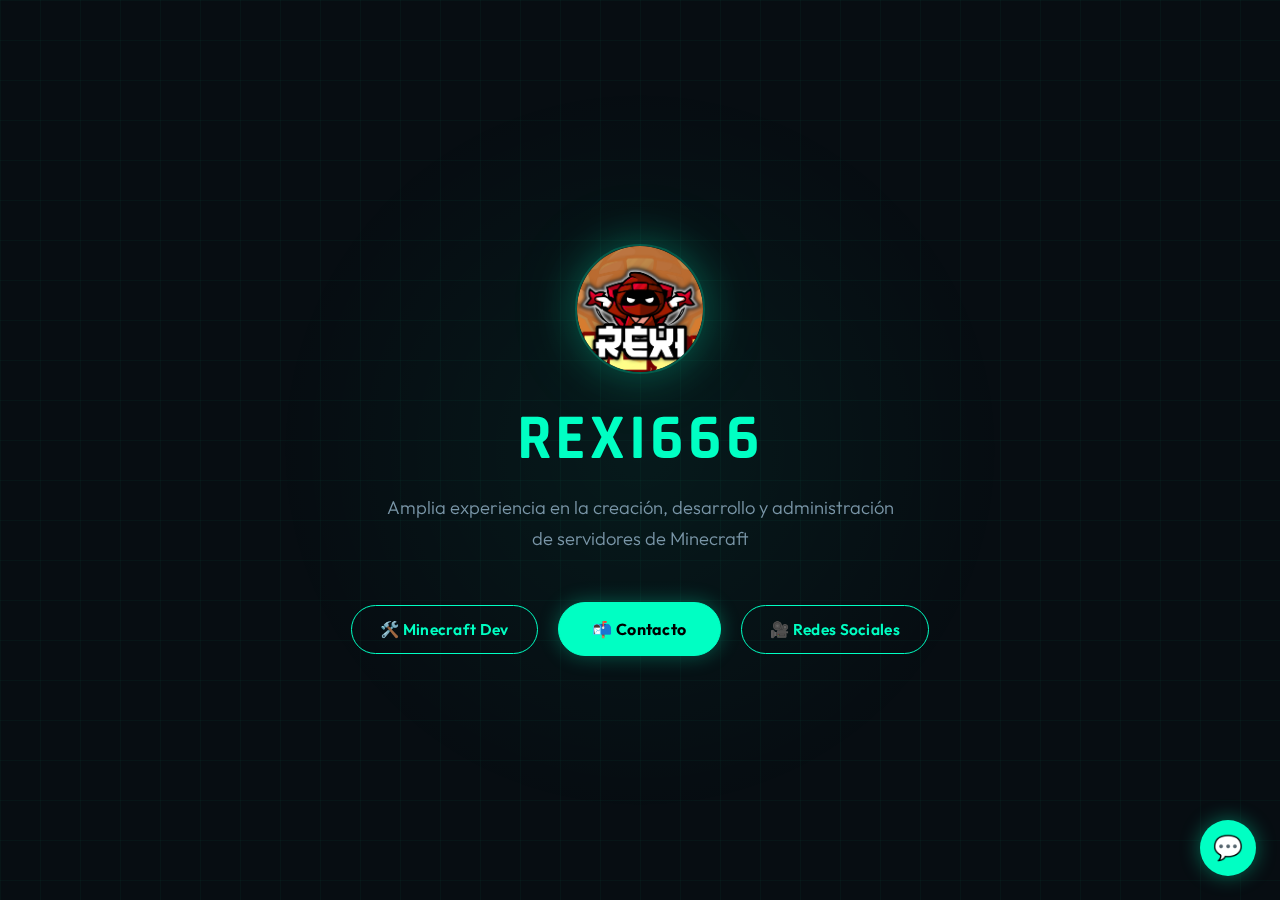
<file: docs/index.html>
<!DOCTYPE html>
<html lang="es">

<head>
  <meta charset="UTF-8" />
  <meta name="viewport" content="width=device-width, initial-scale=1.0" />
  <title>🏠Inicio - Rexi</title>
  <script src="js/analytics.js"></script>
  <link rel="icon" type="image/png" href="images/logo-circular.png">
  <link rel="preconnect" href="https://fonts.googleapis.com">
  <link rel="preconnect" href="https://fonts.gstatic.com" crossorigin>
  <link rel="stylesheet" href="chatbot/chatbot.css">
  <link rel="stylesheet" href="css/index.css">
</head>

<body>
  <img src="images/logo-circular.png" alt="Logo" class="logo">
  <h1>Rexi666</h1>
  <p>Amplia experiencia en la creación, desarrollo y administración de servidores de Minecraft</p>

  <div class="buttons">
    <div>
      <a class="button" href="portfolio.html">🛠️ Minecraft Dev</a>
    </div>
    <div>
      <a class="button" href="contact.html">📬 Contacto</a>
    </div>
    <div>
      <a class="button" href="socials.html">🎥 Redes Sociales</a>
    </div>
  </div>

  <!-- CHATBOT -->
  <div id="chatbox">
    <div id="chatHeader">
      <span>💬 Asistente de Rexi</span>
      <button id="closeChatBtn" title="Cerrar chat">×</button>
    </div>
    <div id="messages"></div>
    <div id="inputArea">
      <input type="text" id="input" placeholder="Escribe tu pregunta..." />
      <button id="sendBtn">Enviar</button>
    </div>
  </div>
  <button id="chatToggleBtn" title="Abrir chat">💬</button>

  <script type="module" src="https://esm.run/@google/generative-ai"></script>
  <script type="module" src="chatbot/chatbot.js"></script>
</body>

</html>
</file>
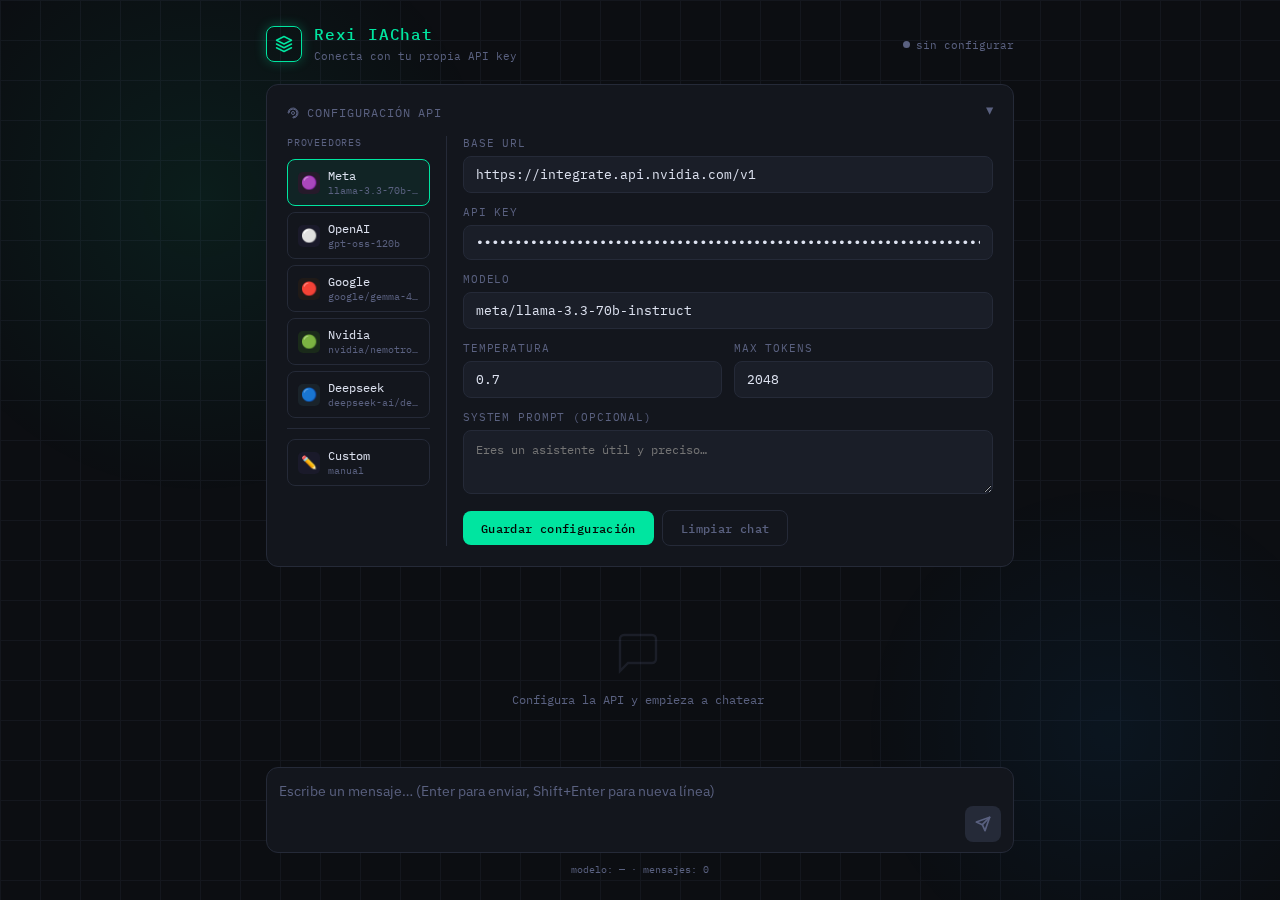
<file: docs/chatbot.html>
<!DOCTYPE html>
<html lang="es">

<head>
  <meta charset="UTF-8" />
  <meta name="viewport" content="width=device-width, initial-scale=1.0" />
  <title>Rexi IAChat</title>
  <link rel="icon" type="image/png" href="images/logo-circular.png">
  <link
    href="https://fonts.googleapis.com/css2?family=IBM+Plex+Mono:wght@300;400;500;600&family=IBM+Plex+Sans:wght@300;400;500&display=swap"
    rel="stylesheet" />
  <style>
    *,
    *::before,
    *::after {
      box-sizing: border-box;
      margin: 0;
      padding: 0;
    }

    :root {
      --bg: #0c0e12;
      --surface: #13161d;
      --surface2: #1a1e28;
      --border: #252a38;
      --accent: #00e5a0;
      --accent2: #0090ff;
      --text: #dde2f0;
      --muted: #5a6180;
      --user-bg: #0d2235;
      --bot-bg: #111620;
      --error: #ff4d6a;
      --radius: 12px;
      --mono: 'IBM Plex Mono', monospace;
      --sans: 'IBM Plex Sans', sans-serif;
    }

    html,
    body {
      height: 100%;
    }

    body {
      font-family: var(--sans);
      background: var(--bg);
      color: var(--text);
      display: flex;
      flex-direction: column;
      align-items: center;
      justify-content: center;
      min-height: 100vh;
      overflow: hidden;
    }

    /* ── BACKGROUND GRID ── */
    body::before {
      content: '';
      position: fixed;
      inset: 0;
      background-image:
        linear-gradient(var(--border) 1px, transparent 1px),
        linear-gradient(90deg, var(--border) 1px, transparent 1px);
      background-size: 40px 40px;
      opacity: .35;
      pointer-events: none;
      z-index: 0;
    }

    /* ── GLOW BLOBS ── */
    body::after {
      content: '';
      position: fixed;
      width: 600px;
      height: 600px;
      border-radius: 50%;
      background: radial-gradient(circle, rgba(0, 229, 160, .07) 0%, transparent 70%);
      top: -100px;
      left: -100px;
      pointer-events: none;
      z-index: 0;
    }

    .blob2 {
      position: fixed;
      width: 500px;
      height: 500px;
      border-radius: 50%;
      background: radial-gradient(circle, rgba(0, 144, 255, .06) 0%, transparent 70%);
      bottom: -80px;
      right: -80px;
      pointer-events: none;
      z-index: 0;
    }

    /* ── APP WRAPPER ── */
    #app {
      position: relative;
      z-index: 1;
      width: 100%;
      max-width: 780px;
      height: 100vh;
      display: flex;
      flex-direction: column;
      padding: 24px 16px;
    }

    /* ── HEADER ── */
    header {
      display: flex;
      align-items: center;
      gap: 12px;
      margin-bottom: 20px;
      flex-shrink: 0;
    }

    .logo {
      width: 36px;
      height: 36px;
      border: 1.5px solid var(--accent);
      border-radius: 8px;
      display: grid;
      place-items: center;
      box-shadow: 0 0 12px rgba(0, 229, 160, .3);
    }

    .logo svg {
      width: 18px;
      height: 18px;
    }

    header h1 {
      font-family: var(--mono);
      font-size: 1rem;
      font-weight: 500;
      color: var(--accent);
      letter-spacing: .05em;
    }

    header span {
      font-family: var(--mono);
      font-size: .7rem;
      color: var(--muted);
      margin-top: 1px;
    }

    .status-dot {
      margin-left: auto;
      display: flex;
      align-items: center;
      gap: 6px;
      font-family: var(--mono);
      font-size: .7rem;
      color: var(--muted);
    }

    .dot {
      width: 7px;
      height: 7px;
      border-radius: 50%;
      background: var(--muted);
      transition: background .3s;
    }

    .dot.active {
      background: var(--accent);
      box-shadow: 0 0 6px var(--accent);
    }

    /* ── CONFIG PANEL ── */
    #config-panel {
      background: var(--surface);
      border: 1px solid var(--border);
      border-radius: var(--radius);
      padding: 20px;
      margin-bottom: 16px;
      flex-shrink: 0;
      transition: all .4s ease;
      overflow: hidden;
    }

    #config-panel.collapsed {
      padding: 12px 20px;
    }

    .config-header {
      display: flex;
      align-items: center;
      justify-content: space-between;
      cursor: pointer;
      user-select: none;
    }

    .config-header-left {
      display: flex;
      align-items: center;
      gap: 8px;
      font-family: var(--mono);
      font-size: .75rem;
      color: var(--muted);
      letter-spacing: .08em;
      text-transform: uppercase;
    }

    .config-toggle {
      font-family: var(--mono);
      font-size: .75rem;
      color: var(--muted);
      transition: transform .3s;
    }

    .config-toggle.open {
      transform: rotate(180deg);
    }

    .config-body {
      overflow: hidden;
    }

    .config-body.hidden {
      display: none;
    }

    .field {
      display: flex;
      flex-direction: column;
      gap: 6px;
    }

    .field.full {
      grid-column: 1 / -1;
    }

    label {
      font-family: var(--mono);
      font-size: .68rem;
      color: var(--muted);
      letter-spacing: .08em;
      text-transform: uppercase;
    }

    input,
    select {
      background: var(--surface2);
      border: 1px solid var(--border);
      border-radius: 8px;
      color: var(--text);
      font-family: var(--mono);
      font-size: .8rem;
      padding: 9px 12px;
      outline: none;
      transition: border-color .2s, box-shadow .2s;
      width: 100%;
    }

    input:focus,
    select:focus {
      border-color: var(--accent);
      box-shadow: 0 0 0 3px rgba(0, 229, 160, .1);
    }

    input[type="password"] {
      letter-spacing: .1em;
    }

    select option {
      background: var(--surface2);
    }

    #api-key {
      -webkit-text-security: disc;
      font-family: text-security-disc, monospace;
      /* fallback visual */
    }

    .config-actions {
      grid-column: 1 / -1;
      display: flex;
      gap: 8px;
      align-items: center;
      margin-top: 4px;
    }

    .btn {
      font-family: var(--mono);
      font-size: .78rem;
      font-weight: 500;
      border: none;
      border-radius: 8px;
      padding: 9px 18px;
      cursor: pointer;
      transition: all .2s;
      letter-spacing: .03em;
    }

    .btn-primary {
      background: var(--accent);
      color: #050805;
    }

    .btn-primary:hover {
      background: #1ffdb8;
      box-shadow: 0 0 18px rgba(0, 229, 160, .4);
    }

    .btn-ghost {
      background: transparent;
      color: var(--muted);
      border: 1px solid var(--border);
    }

    .btn-ghost:hover {
      color: var(--text);
      border-color: var(--muted);
    }

    #config-status {
      font-family: var(--mono);
      font-size: .72rem;
      margin-left: auto;
      padding: 6px 12px;
      border-radius: 20px;
    }

    #config-status.ok {
      color: var(--accent);
      background: rgba(0, 229, 160, .1);
    }

    #config-status.err {
      color: var(--error);
      background: rgba(255, 77, 106, .1);
    }

    #config-status.idle {
      color: var(--muted);
      background: transparent;
    }

    /* ── PRESETS ── */
    .config-inner {
      display: grid;
      grid-template-columns: 160px 1fr;
      gap: 16px;
      margin-top: 16px;
    }

    .presets-panel {
      display: flex;
      flex-direction: column;
      gap: 6px;
      border-right: 1px solid var(--border);
      padding-right: 16px;
    }

    .presets-label {
      font-family: var(--mono);
      font-size: .62rem;
      color: var(--muted);
      letter-spacing: .08em;
      text-transform: uppercase;
      margin-bottom: 4px;
    }

    .preset-btn {
      display: flex;
      align-items: center;
      gap: 8px;
      background: transparent;
      border: 1px solid var(--border);
      border-radius: 8px;
      padding: 8px 10px;
      cursor: pointer;
      transition: all .2s;
      text-align: left;
      width: 100%;
    }

    .preset-btn:hover {
      border-color: var(--muted);
      background: var(--surface2);
    }

    .preset-btn.active {
      border-color: var(--accent);
      background: rgba(0, 229, 160, .07);
    }

    .preset-icon {
      width: 22px;
      height: 22px;
      border-radius: 5px;
      display: grid;
      place-items: center;
      font-size: 13px;
      flex-shrink: 0;
    }

    .preset-info {
      display: flex;
      flex-direction: column;
      gap: 1px;
      overflow: hidden;
    }

    .preset-name {
      font-family: var(--mono);
      font-size: .72rem;
      color: var(--text);
      white-space: nowrap;
      overflow: hidden;
      text-overflow: ellipsis;
    }

    .preset-model {
      font-family: var(--mono);
      font-size: .6rem;
      color: var(--muted);
      white-space: nowrap;
      overflow: hidden;
      text-overflow: ellipsis;
    }

    .preset-divider {
      height: 1px;
      background: var(--border);
      margin: 4px 0;
    }

    .config-fields {
      display: grid;
      grid-template-columns: 1fr 1fr;
      gap: 12px;
      align-content: start;
    }

    /* ── SYSTEM PROMPT ── */
    .sys-row {
      grid-column: 1 / -1;
    }

    textarea {
      background: var(--surface2);
      border: 1px solid var(--border);
      border-radius: 8px;
      color: var(--text);
      font-family: var(--mono);
      font-size: .78rem;
      padding: 9px 12px;
      outline: none;
      resize: vertical;
      width: 100%;
      min-height: 64px;
      transition: border-color .2s, box-shadow .2s;
      line-height: 1.5;
    }

    textarea:focus {
      border-color: var(--accent);
      box-shadow: 0 0 0 3px rgba(0, 229, 160, .1);
    }

    /* ── MESSAGES ── */
    #messages {
      flex: 1;
      overflow-y: auto;
      display: flex;
      flex-direction: column;
      gap: 12px;
      padding-right: 4px;
      scroll-behavior: smooth;
    }

    #messages::-webkit-scrollbar {
      width: 4px;
    }

    #messages::-webkit-scrollbar-track {
      background: transparent;
    }

    #messages::-webkit-scrollbar-thumb {
      background: var(--border);
      border-radius: 4px;
    }

    .msg {
      display: flex;
      flex-direction: column;
      gap: 4px;
      animation: msgIn .25s ease forwards;
      opacity: 0;
      transform: translateY(8px);
    }

    @keyframes msgIn {
      to {
        opacity: 1;
        transform: none;
      }
    }

    .msg-meta {
      font-family: var(--mono);
      font-size: .65rem;
      color: var(--muted);
      padding: 0 4px;
    }

    .msg.user .msg-meta {
      text-align: right;
      color: rgba(0, 144, 255, .6);
    }

    .bubble {
      padding: 12px 16px;
      border-radius: var(--radius);
      font-size: .88rem;
      line-height: 1.65;
      max-width: 85%;
      white-space: pre-wrap;
      word-break: break-word;
    }

    .msg.user {
      align-items: flex-end;
    }

    .msg.user .bubble {
      background: var(--user-bg);
      border: 1px solid rgba(0, 144, 255, .2);
      border-bottom-right-radius: 3px;
      color: #c8daff;
    }

    .msg.bot {
      align-items: flex-start;
    }

    .msg.bot .bubble {
      background: var(--bot-bg);
      border: 1px solid var(--border);
      border-bottom-left-radius: 3px;
    }

    .msg.error .bubble {
      background: rgba(255, 77, 106, .08);
      border-color: rgba(255, 77, 106, .3);
      color: var(--error);
    }

    /* code blocks inside messages */
    .bubble code {
      font-family: var(--mono);
      font-size: .82em;
      background: rgba(255, 255, 255, .06);
      padding: 2px 6px;
      border-radius: 4px;
    }

    .bubble pre {
      background: rgba(0, 0, 0, .35);
      border: 1px solid var(--border);
      border-radius: 8px;
      padding: 12px;
      margin-top: 8px;
      overflow-x: auto;
    }

    .bubble pre code {
      background: none;
      padding: 0;
    }

    .bubble h1,
    .bubble h2,
    .bubble h3,
    .bubble h4,
    .bubble h5,
    .bubble h6 {
      margin: 10px 0 4px;
      font-family: var(--mono);
      font-weight: 600;
      line-height: 1.3;
    }

    .bubble h1 {
      font-size: 1.2em;
    }

    .bubble h2 {
      font-size: 1.1em;
    }

    .bubble h3 {
      font-size: 1em;
    }

    .bubble table {
      display: block;
      overflow-x: auto;
    }

    /* typing indicator */
    .typing-dots {
      display: flex;
      gap: 4px;
      padding: 4px 0;
    }

    .typing-dots span {
      width: 6px;
      height: 6px;
      background: var(--muted);
      border-radius: 50%;
      animation: bounce .9s infinite;
    }

    .typing-dots span:nth-child(2) {
      animation-delay: .15s;
    }

    .typing-dots span:nth-child(3) {
      animation-delay: .3s;
    }

    @keyframes bounce {

      0%,
      60%,
      100% {
        transform: translateY(0);
        opacity: .5;
      }

      30% {
        transform: translateY(-5px);
        opacity: 1;
      }
    }

    /* empty state */
    #empty-state {
      display: flex;
      flex-direction: column;
      align-items: center;
      justify-content: center;
      height: 100%;
      gap: 10px;
      color: var(--muted);
      font-family: var(--mono);
      font-size: .78rem;
      text-align: center;
      pointer-events: none;
    }

    #empty-state svg {
      opacity: .2;
      margin-bottom: 4px;
    }

    /* ── INPUT AREA ── */
    #input-area {
      margin-top: 14px;
      flex-shrink: 0;
      display: flex;
      gap: 8px;
      align-items: flex-end;
      background: var(--surface);
      border: 1px solid var(--border);
      border-radius: var(--radius);
      padding: 10px 12px;
      transition: border-color .2s, box-shadow .2s;
    }

    #input-area:focus-within {
      border-color: rgba(0, 229, 160, .4);
      box-shadow: 0 0 0 3px rgba(0, 229, 160, .06);
    }

    #user-input {
      flex: 1;
      background: transparent;
      border: none;
      color: var(--text);
      font-family: var(--sans);
      font-size: .9rem;
      resize: none;
      outline: none;
      max-height: 140px;
      line-height: 1.5;
      padding: 2px 0;
    }

    #user-input::placeholder {
      color: var(--muted);
    }

    #send-btn {
      width: 36px;
      height: 36px;
      border-radius: 8px;
      border: none;
      background: var(--accent);
      color: #050805;
      cursor: pointer;
      display: grid;
      place-items: center;
      flex-shrink: 0;
      transition: all .2s;
    }

    #send-btn:hover:not(:disabled) {
      background: #1ffdb8;
      box-shadow: 0 0 14px rgba(0, 229, 160, .5);
    }

    #send-btn:disabled {
      background: var(--border);
      color: var(--muted);
      cursor: not-allowed;
    }

    #send-btn svg {
      width: 16px;
      height: 16px;
    }

    /* ── FOOTER ── */
    footer {
      margin-top: 10px;
      text-align: center;
      font-family: var(--mono);
      font-size: .62rem;
      color: var(--muted);
      flex-shrink: 0;
    }

    /* ── TOAST ── */
    #toast {
      position: fixed;
      bottom: 24px;
      left: 50%;
      transform: translateX(-50%) translateY(20px);
      background: var(--surface2);
      border: 1px solid var(--border);
      color: var(--text);
      font-family: var(--mono);
      font-size: .75rem;
      padding: 10px 18px;
      border-radius: 24px;
      opacity: 0;
      transition: all .3s;
      pointer-events: none;
      z-index: 100;
      white-space: nowrap;
    }

    #toast.show {
      opacity: 1;
      transform: translateX(-50%) translateY(0);
    }
  </style>
</head>

<body>
  <div class="blob2"></div>

  <div id="app">
    <!-- HEADER -->
    <header>
      <div class="logo">
        <svg viewBox="0 0 24 24" fill="none" stroke="var(--accent)" stroke-width="2" stroke-linecap="round"
          stroke-linejoin="round">
          <path d="M12 2L2 7l10 5 10-5-10-5z" />
          <path d="M2 17l10 5 10-5" />
          <path d="M2 12l10 5 10-5" />
        </svg>
      </div>
      <div>
        <h1>Rexi IAChat</h1>
        <span>Conecta con tu propia API key</span>
      </div>
      <div class="status-dot">
        <div class="dot" id="conn-dot"></div>
        <span id="conn-label">sin configurar</span>
      </div>
    </header>

    <!-- CONFIG PANEL -->
    <div id="config-panel">
      <div class="config-header" onclick="toggleConfig()">
        <div class="config-header-left">
          <svg width="12" height="12" viewBox="0 0 24 24" fill="none" stroke="currentColor" stroke-width="2">
            <circle cx="12" cy="12" r="3" />
            <path d="M19.07 4.93A10 10 0 0 0 2 12h2A8 8 0 1 1 12 20v2a10 10 0 0 0 7.07-17.07z" />
          </svg>
          Configuración API
        </div>
        <div class="config-toggle open" id="config-toggle">▲</div>
      </div>

      <div class="config-body" id="config-body">
        <div class="config-inner">

          <!-- PRESETS -->
          <div class="presets-panel">
            <div class="presets-label">Proveedores</div>

            <button class="preset-btn" id="preset-meta" onclick="applyPreset('meta')">
              <div class="preset-icon" style="background:#261a2a;">🟣</div>
              <div class="preset-info">
                <span class="preset-name">Meta</span>
                <span class="preset-model">llama-3.3-70b-instruct</span>
              </div>
            </button>

            <button class="preset-btn" id="preset-openai" onclick="applyPreset('openai')">
              <div class="preset-icon" style="background:#1a1a2a;">⚪</div>
              <div class="preset-info">
                <span class="preset-name">OpenAI</span>
                <span class="preset-model">gpt-oss-120b</span>
              </div>
            </button>

            <button class="preset-btn" id="preset-google" onclick="applyPreset('google')">
              <div class="preset-icon" style="background:#1f1a18;">🔴</div>
              <div class="preset-info">
                <span class="preset-name">Google</span>
                <span class="preset-model">google/gemma-4-31b-it</span>
              </div>
            </button>

            <button class="preset-btn" id="preset-nvidia" onclick="applyPreset('nvidia')">
              <div class="preset-icon" style="background:#1a2a1a;">🟢</div>
              <div class="preset-info">
                <span class="preset-name">Nvidia</span>
                <span class="preset-model">nvidia/nemotron-3-super-120b-a12b</span>
              </div>
            </button>

            <button class="preset-btn" id="preset-deepseek" onclick="applyPreset('deepseek')">
              <div class="preset-icon" style="background:#1a232a;">🔵</div>
              <div class="preset-info">
                <span class="preset-name">Deepseek</span>
                <span class="preset-model">deepseek-ai/deepseek-v4-pro</span>
              </div>
            </button>

            <div class="preset-divider"></div>

            <button class="preset-btn" id="preset-custom" onclick="applyPreset('custom')">
              <div class="preset-icon" style="background:#1a1a2a;">✏️</div>
              <div class="preset-info">
                <span class="preset-name">Custom</span>
                <span class="preset-model">manual</span>
              </div>
            </button>
          </div>

          <!-- FIELDS -->
          <div class="config-fields">
            <div class="field full">
              <label>Base URL</label>
              <input type="text" id="base-url" placeholder="https://api.openai.com/v1"
                value="https://integrate.api.nvidia.com/v1" />
            </div>
            <div class="field full">
              <label>API Key</label>
              <input type="text" id="api-key" placeholder="sk-…" autocomplete="off" onfocus="this.type='password'"
                style="-webkit-text-security: disc;" />
            </div>
            <div class="field full">
              <label>Modelo</label>
              <input type="text" id="model" placeholder="gpt-4o" value="meta/llama-3.3-70b-instruct" />
            </div>
            <div class="field">
              <label>Temperatura</label>
              <input type="number" id="temperature" placeholder="0.7" value="0.7" min="0" max="2" step="0.1" />
            </div>
            <div class="field">
              <label>Max Tokens</label>
              <input type="number" id="max-tokens" placeholder="2048" value="2048" min="1" />
            </div>
            <div class="field full sys-row">
              <label>System Prompt (opcional)</label>
              <textarea id="system-prompt" placeholder="Eres un asistente útil y preciso…"></textarea>
            </div>
            <div class="config-actions" style="grid-column:1/-1;">
              <button class="btn btn-primary" onclick="saveConfig()">Guardar configuración</button>
              <button class="btn btn-ghost" onclick="clearChat()">Limpiar chat</button>
              <span id="config-status" class="idle"></span>
            </div>
          </div>

        </div>
      </div>
    </div>

    <!-- MESSAGES -->
    <div id="messages">
      <div id="empty-state">
        <svg width="48" height="48" viewBox="0 0 24 24" fill="none" stroke="currentColor" stroke-width="1.2">
          <path d="M21 15a2 2 0 0 1-2 2H7l-4 4V5a2 2 0 0 1 2-2h14a2 2 0 0 1 2 2z" />
        </svg>
        <div>Configura la API y empieza a chatear</div>
      </div>
    </div>

    <!-- INPUT -->
    <div id="input-area">
      <textarea id="user-input" rows="1"
        placeholder="Escribe un mensaje… (Enter para enviar, Shift+Enter para nueva línea)"></textarea>
      <button id="send-btn" onclick="sendMessage()" disabled title="Enviar">
        <svg viewBox="0 0 24 24" fill="none" stroke="currentColor" stroke-width="2.5" stroke-linecap="round"
          stroke-linejoin="round">
          <line x1="22" y1="2" x2="11" y2="13" />
          <polygon points="22 2 15 22 11 13 2 9 22 2" />
        </svg>
      </button>
    </div>

    <footer>modelo: <span id="footer-model">—</span> · mensajes: <span id="footer-count">0</span></footer>
  </div>

  <div id="toast"></div>

  <script>
    // ── STATE ──────────────────────────────────────────────────────────────────
    let config = {
      baseUrl: '',
      apiKey: '',
      model: 'gpt-4o',
      temperature: 0.7,
      maxTokens: 2048,
      systemPrompt: '',
    };

    let history = [];   // [{role, content}]
    let isLoading = false;

    // ── CONFIG ─────────────────────────────────────────────────────────────────
    function saveConfig() {
      const url = document.getElementById('base-url').value.trim().replace(/\/$/, '');
      const key = document.getElementById('api-key').value.trim();
      const model = document.getElementById('model').value.trim();

      if (!url || !key || !model) {
        showStatus('err', '⚠ Rellena Base URL, API Key y Modelo');
        return;
      }

      config.baseUrl = url;
      config.apiKey = key;
      config.model = model;
      config.temperature = parseFloat(document.getElementById('temperature').value) || 0.7;
      config.maxTokens = parseInt(document.getElementById('max-tokens').value) || 2048;
      config.systemPrompt = document.getElementById('system-prompt').value.trim();

      showStatus('ok', '✓ Configuración guardada');
      updateConnectionStatus(true);
      document.getElementById('footer-model').textContent = config.model;
      document.getElementById('send-btn').disabled = false;

      // auto-collapse
      setTimeout(() => collapseConfig(), 700);
    }

    function showStatus(type, msg) {
      const el = document.getElementById('config-status');
      el.className = type;
      el.textContent = msg;
      if (type !== 'idle') setTimeout(() => { el.className = 'idle'; el.textContent = ''; }, 3500);
    }

    let configOpen = true;

    function toggleConfig() {
      configOpen = !configOpen;
      document.getElementById('config-body').classList.toggle('hidden', !configOpen);
      document.getElementById('config-toggle').classList.toggle('open', configOpen);
      document.getElementById('config-panel').classList.toggle('collapsed', !configOpen);
    }

    function collapseConfig() {
      if (configOpen) toggleConfig();
    }

    function updateConnectionStatus(active) {
      document.getElementById('conn-dot').classList.toggle('active', active);
      document.getElementById('conn-label').textContent = active ? 'conectado' : 'sin configurar';
    }

    // ── CHAT ──────────────────────────────────────────────────────────────────
    function clearChat() {
      history = [];
      const msgs = document.getElementById('messages');
      msgs.innerHTML = `
        <div id="empty-state">
          <svg width="48" height="48" viewBox="0 0 24 24" fill="none" stroke="currentColor" stroke-width="1.2"><path d="M21 15a2 2 0 0 1-2 2H7l-4 4V5a2 2 0 0 1 2-2h14a2 2 0 0 1 2 2z"/></svg>
          <div>Configura la API y empieza a chatear</div>
        </div>`;
      document.getElementById('footer-count').textContent = '0';
      toast('Conversación limpiada');
    }

    function renderMd(text) {
      // Escape HTML first (except inside code blocks)
      function escHtml(str) {
        return str.replace(/&/g, '&amp;').replace(/</g, '&lt;').replace(/>/g, '&gt;');
      }

      // Protect code blocks first
      const codeBlocks = [];
      text = text.replace(/```(\w*)\n?([\s\S]*?)```/g, (_, lang, code) => {
        const idx = codeBlocks.length;
        codeBlocks.push(`<pre><code>${escHtml(code.trim())}</code></pre>`);
        return `\x00CODE${idx}\x00`;
      });

      // Escape HTML in the rest
      text = text
        .replace(/&/g, '&amp;').replace(/</g, '&lt;').replace(/>/g, '&gt;');

      // Headers
      text = text
        .replace(/^###### (.+)$/gm, '<h6>$1</h6>')
        .replace(/^##### (.+)$/gm, '<h5>$1</h5>')
        .replace(/^#### (.+)$/gm, '<h4>$1</h4>')
        .replace(/^### (.+)$/gm, '<h3>$1</h3>')
        .replace(/^## (.+)$/gm, '<h2>$1</h2>')
        .replace(/^# (.+)$/gm, '<h1>$1</h1>');

      // Tables
      text = text.replace(/((?:^\|.+\|\n?)+)/gm, (block) => {
        const lines = block.trim().split('\n');
        if (lines.length < 2) return block;
        const isHeader = (line) => /^\|?\s*[-:]+[-| :]*\|?\s*$/.test(line);
        let html = '<table style="border-collapse:collapse;width:100%;margin:8px 0;font-size:.82em;">';
        let inBody = false;
        lines.forEach((line, i) => {
          if (isHeader(line)) { inBody = true; return; }
          const cells = line.replace(/^\||\|$/g, '').split('|').map(c => c.trim());
          const tag = (!inBody && i === 0) ? 'th' : 'td';
          const style = 'style="border:1px solid var(--border);padding:6px 10px;text-align:left;"';
          html += `<tr>${cells.map(c => `<${tag} ${style}>${c}</${tag}>`).join('')}</tr>`;
        });
        html += '</table>';
        return html;
      });

      // Inline code
      text = text.replace(/`([^`]+)`/g, (_, c) => `<code>${escHtml(c)}</code>`);

      // Bold / italic
      text = text
        .replace(/\*\*(.+?)\*\*/g, '<strong>$1</strong>')
        .replace(/\*(.+?)\*/g, '<em>$1</em>');

      // Line breaks (non-block elements)
      text = text.replace(/\n/g, '<br>');

      // Restore code blocks
      text = text.replace(/\x00CODE(\d+)\x00/g, (_, i) => codeBlocks[i]);

      return text;
    }

    function addMessage(role, content, isError = false) {
      const empty = document.getElementById('empty-state');
      if (empty) empty.remove();

      const msgs = document.getElementById('messages');
      const now = new Date().toLocaleTimeString('es', { hour: '2-digit', minute: '2-digit' });

      const div = document.createElement('div');
      div.className = `msg ${role}${isError ? ' error' : ''}`;

      div.innerHTML = `
        <div class="msg-meta">${role === 'user' ? 'tú' : config.model || 'asistente'} · ${now}</div>
        <div class="bubble">${renderMd(content)}</div>`;

      msgs.appendChild(div);
      msgs.scrollTop = msgs.scrollHeight;
      return div;
    }

    function addTypingIndicator() {
      const empty = document.getElementById('empty-state');
      if (empty) empty.remove();

      const msgs = document.getElementById('messages');
      const div = document.createElement('div');
      div.className = 'msg bot';
      div.id = 'typing-indicator';
      div.innerHTML = `<div class="msg-meta">${config.model || 'asistente'}</div>
        <div class="bubble"><div class="typing-dots"><span></span><span></span><span></span></div></div>`;
      msgs.appendChild(div);
      msgs.scrollTop = msgs.scrollHeight;
    }

    function removeTypingIndicator() {
      const el = document.getElementById('typing-indicator');
      if (el) el.remove();
    }

    async function sendMessage() {
      if (isLoading || !config.apiKey) return;

      const input = document.getElementById('user-input');
      const text = input.value.trim();
      if (!text) return;

      input.value = '';
      resizeTextarea(input);

      addMessage('user', text);
      history.push({ role: 'user', content: text });
      document.getElementById('footer-count').textContent = history.length;

      isLoading = true;
      setInputDisabled(true);
      addTypingIndicator();

      try {
        const messages = [];
        if (config.systemPrompt) messages.push({ role: 'system', content: config.systemPrompt });
        messages.push(...history);

        // Llama al proxy local si existe (/api/proxy), si no intenta directo
        const targetEndpoint = `${config.baseUrl}/chat/completions`;
        const PROXY = 'https://oixknmspnswjbsncefwl.supabase.co/functions/v1/super-service';

        const res = await fetch(PROXY, {
          method: 'POST',
          headers: {
            'Content-Type': 'application/json',
            'Authorization': `Bearer ${config.apiKey}`,
          },
          body: JSON.stringify({
            targetUrl: targetEndpoint,        // ← URL aquí dentro
            model: config.model,
            messages,
            temperature: config.temperature,
            max_tokens: config.maxTokens,
            stream: false,
          }),
        });

        const responseText = await res.text();
        if (!res.ok) {
          let errMsg = `HTTP ${res.status}`;
          try { errMsg = JSON.parse(responseText)?.error?.message || errMsg; } catch { }
          throw new Error(errMsg);
        }
        const data = JSON.parse(responseText);
        const reply = data?.choices?.[0]?.message?.content ?? '(respuesta vacía)';

        removeTypingIndicator();
        addMessage('bot', reply);
        history.push({ role: 'assistant', content: reply });
        document.getElementById('footer-count').textContent = history.length;

      } catch (err) {
        removeTypingIndicator();
        addMessage('bot', `Error: ${err.message}`, true);
      } finally {
        isLoading = false;
        setInputDisabled(false);
        input.focus();
      }
    }

    function setInputDisabled(disabled) {
      document.getElementById('user-input').disabled = disabled;
      document.getElementById('send-btn').disabled = disabled || !config.apiKey;
    }

    // ── INPUT AUTO-RESIZE ──────────────────────────────────────────────────────
    const userInput = document.getElementById('user-input');

    function resizeTextarea(el) {
      el.style.height = 'auto';
      el.style.height = Math.min(el.scrollHeight, 140) + 'px';
    }

    userInput.addEventListener('input', () => resizeTextarea(userInput));

    userInput.addEventListener('keydown', (e) => {
      if (e.key === 'Enter' && !e.shiftKey) {
        e.preventDefault();
        if (!isLoading && config.apiKey) sendMessage();
      }
    });

    // ── PRESETS ───────────────────────────────────────────────────────────────
    const PRESETS = {
      meta: {
        name: 'Meta',
        baseUrl: 'https://integrate.api.nvidia.com/v1',
        model: 'meta/llama-3.3-70b-instruct',
        apiKey: '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',
      },
      openai: {
        name: 'OpenAI',
        baseUrl: 'https://integrate.api.nvidia.com/v1',
        model: 'openai/gpt-oss-120b',
        apiKey: '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',
      },
      google: {
        name: 'Google',
        baseUrl: 'https://integrate.api.nvidia.com/v1',
        model: 'google/gemma-4-31b-it',
        apiKey: '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',
      },
      nvidia: {
        name: 'Nvidia',
        baseUrl: 'https://integrate.api.nvidia.com/v1',
        model: 'nvidia/nemotron-3-super-120b-a12b',
        apiKey: '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',
      },
      deepseek: {
        name: 'Deepseek',
        baseUrl: 'https://integrate.api.nvidia.com/v1',
        model: 'deepseek-ai/deepseek-v4-pro',
        apiKey: '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',
      },
      custom: {
        name: 'Custom',
        baseUrl: '',
        model: '',
        apiKey: '',
      },
    };

    let activePreset = 'nvidia';

    function applyPreset(key) {
      const preset = PRESETS[key];
      if (!preset) return;

      activePreset = key;

      document.getElementById('base-url').value = preset.baseUrl;
      document.getElementById('model').value = preset.model;

      // Solo sobreescribir la key si el preset la tiene predefinida
      if (preset.apiKey) {
        document.getElementById('api-key').value = preset.apiKey;
      } else {
        document.getElementById('api-key').value = '';
        document.getElementById('api-key').focus();
      }

      // Marcar preset activo
      document.querySelectorAll('.preset-btn').forEach(btn => btn.classList.remove('active'));
      document.getElementById(`preset-${key}`)?.classList.add('active');
    }

    // Activar META por defecto al cargar
    window.addEventListener('load', () => {
      applyPreset('meta');
    });

    // ── TOAST ──────────────────────────────────────────────────────────────────
    function toast(msg) {
      const el = document.getElementById('toast');
      el.textContent = msg;
      el.classList.add('show');
      setTimeout(() => el.classList.remove('show'), 2200);
    }
  </script>
</body>

</html>
</file>
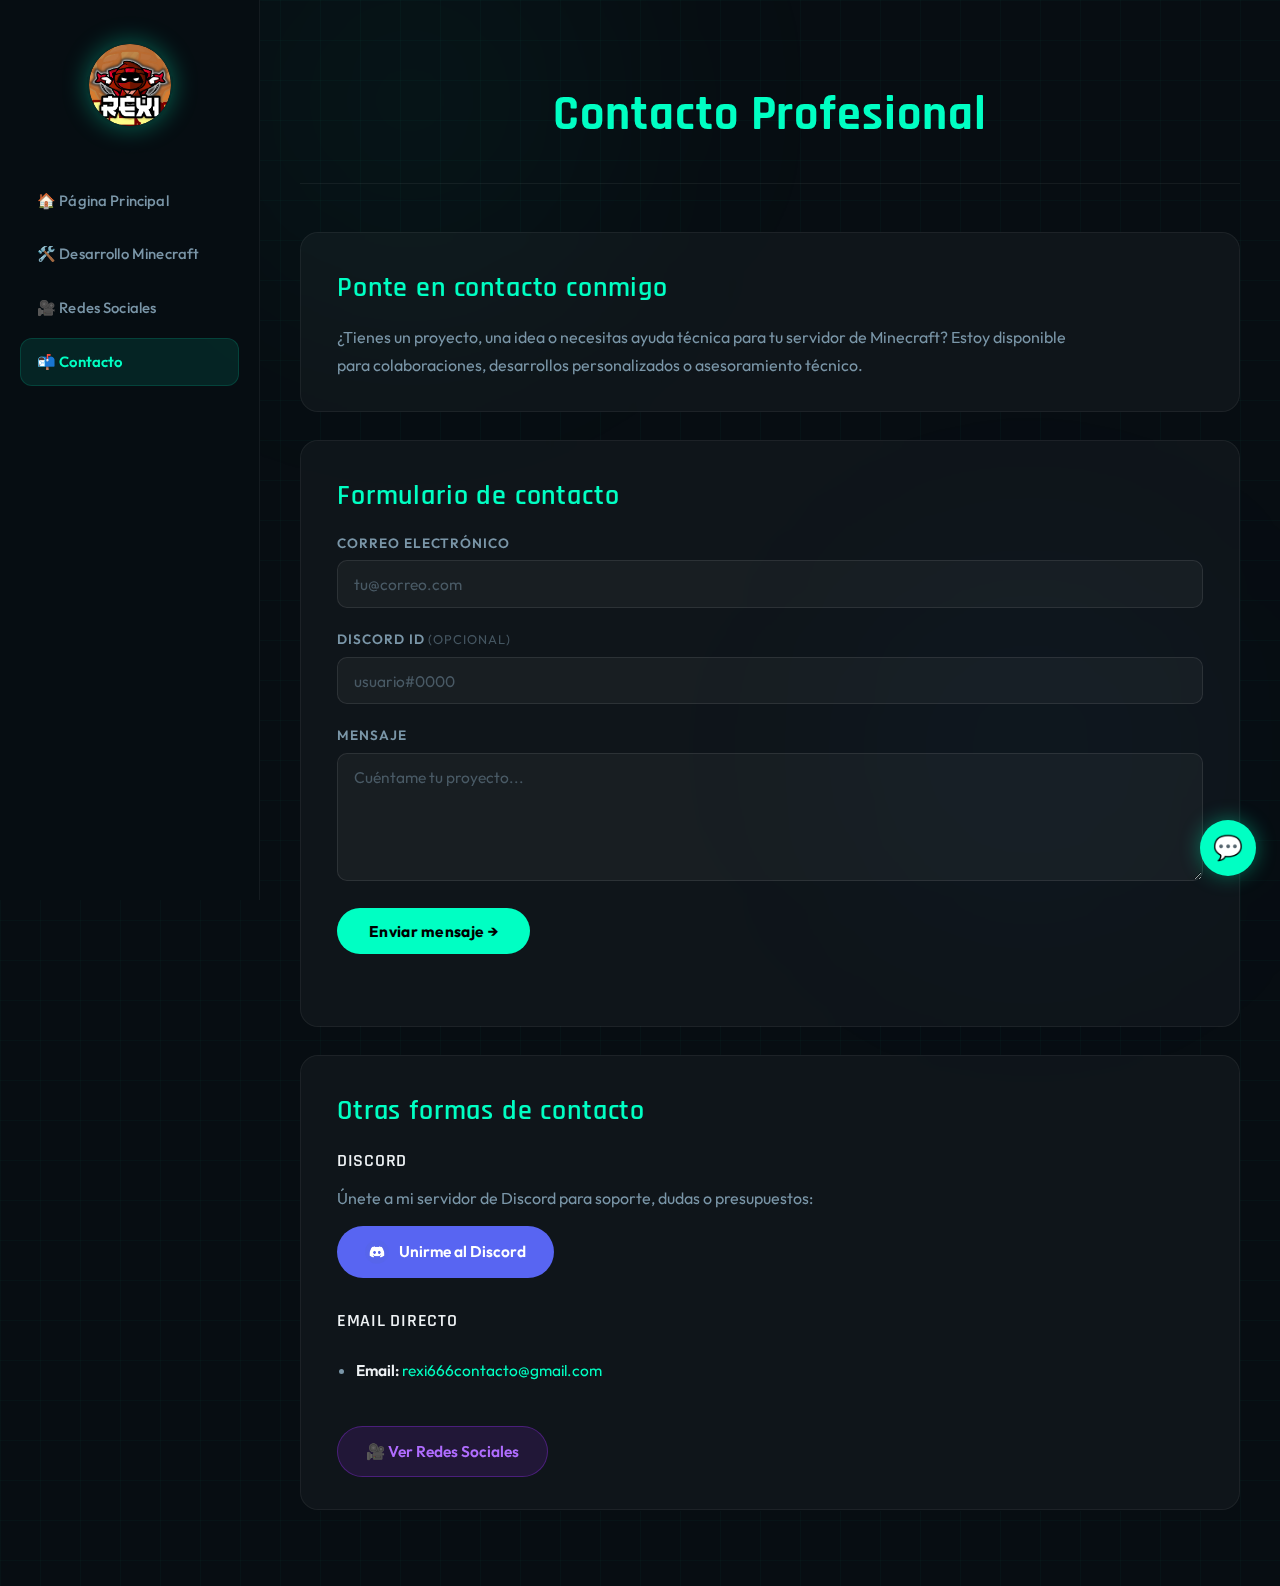
<file: docs/contact.html>
<!DOCTYPE html>
<html lang="es">

<head>
  <meta charset="UTF-8" />
  <meta name="viewport" content="width=device-width, initial-scale=1.0" />
  <title>📬Contacto - Rexi</title>
  <script src="js/analytics.js"></script>
  <link rel="icon" type="image/png" href="images/logo-circular.png">
  <link rel="preconnect" href="https://fonts.googleapis.com">
  <link rel="preconnect" href="https://fonts.gstatic.com" crossorigin>
  <link rel="stylesheet" href="chatbot/chatbot.css">
  <link rel="stylesheet" href="css/general.css">
  <link rel="stylesheet" href="css/contact.css">
</head>
<script src="js/scroll.js"></script>

<body>
  <nav>
    <h2><a href="index.html" class="logo-link"><img src="images/logo-circular.png" alt="Logo" class="logo"></a></h2>
    <button class="menu-toggle" onclick="toggleMenu()">☰</button>
    <a href="index.html">🏠 Página Principal</a>
    <a href="portfolio.html">🛠️ Desarrollo Minecraft</a>
    <a href="socials.html">🎥 Redes Sociales</a>
    <a href="contact.html" class="active">📬 Contacto</a>
  </nav>

  <div class="content">
    <header>
      <h1>Contacto Profesional</h1>
    </header>

    <section class="reveal">
      <h2>Ponte en contacto conmigo</h2>
      <p>¿Tienes un proyecto, una idea o necesitas ayuda técnica para tu servidor de Minecraft? Estoy disponible para
        colaboraciones, desarrollos personalizados o asesoramiento técnico.</p>
    </section>

    <section class="reveal">
      <h2>Formulario de contacto</h2>
      <form id="contactForm">
        <label for="contact">Correo electrónico</label>
        <input type="text" id="contact" name="contact" required placeholder="tu@correo.com">

        <label for="discord">Discord ID <span
            style="opacity:0.5;font-size:0.8rem;font-weight:400;">(opcional)</span></label>
        <input type="text" id="discord" name="discord" placeholder="usuario#0000">

        <label for="message">Mensaje</label>
        <textarea id="message" name="message" rows="5" required placeholder="Cuéntame tu proyecto..."></textarea>

        <button type="submit" class="button">Enviar mensaje →</button>
      </form>
      <p id="statusMsg"></p>
    </section>

    <section>
      <h2>Otras formas de contacto</h2>

      <h3>Discord</h3>
      <p>Únete a mi servidor de Discord para soporte, dudas o presupuestos:</p>
      <div class="spacersmall"></div>
      <a class="button2" href="https://discord.com/invite/a3zkKtrjTr" target="_blank">
        <img src="images/icons/discord.png" alt="Discord" style="width:24px; height:24px; vertical-align:middle;">
        Unirme al Discord
      </a>

      <div class="spacerbig"></div>

      <h3>Email directo</h3>
      <div class="spacersmall"></div>
      <ul>
        <li><strong>Email:</strong> <a href="https://mail.google.com/mail/?view=cm&to=rexi666contacto@gmail.com"
            target="_blank">rexi666contacto@gmail.com</a></li>
      </ul>

      <div class="spacerbig"></div>
      <a class="button3" href="socials.html">🎥 Ver Redes Sociales</a>
    </section>
  </div>

  <!-- CHATBOT -->
  <div id="chatbox">
    <div id="chatHeader">
      <span>💬 Asistente de Rexi</span>
      <button id="closeChatBtn" title="Cerrar chat">×</button>
    </div>
    <div id="messages"></div>
    <div id="inputArea">
      <input type="text" id="input" placeholder="Escribe tu pregunta..." />
      <button id="sendBtn">Enviar</button>
    </div>
  </div>
  <button id="chatToggleBtn" title="Abrir chat">💬</button>

  <script type="module" src="https://esm.run/@google/generative-ai"></script>
  <script type="module" src="chatbot/chatbot.js"></script>
  <script>
    function toggleMenu() {
      document.querySelector('nav').classList.toggle('active');
    }
  </script>
  <script>
    document.getElementById("contactForm").addEventListener("submit", async function (e) {
      e.preventDefault();
      const contact = document.getElementById("contact").value;
      const discord = document.getElementById("discord").value;
      const message = document.getElementById("message").value;

      const webhookURL = "https://discord.com/api/webhooks/1408863278616285364/UjO4w1SRorEdTZ8K-QeLGVN8aE5ccxannaBAsXB2G90NHLg9K7rUXbKzBTW0cd7gT_vN";

      const fields = [
        { name: "Correo", value: contact, inline: false },
        { name: "Mensaje", value: message, inline: false }
      ];

      if (discord.trim() !== "") {
        fields.splice(1, 0, { name: "Discord ID", value: discord, inline: false });
      }

      const payload = {
        embeds: [{
          title: "📬 Nuevo mensaje desde la web",
          color: 3447003,
          fields: fields,
          footer: { text: "Formulario de contacto Rexi" }
        }]
      };

      const cooldown = 60000;
      const lastSent = localStorage.getItem("lastSent") || 0;

      if (Date.now() - lastSent < cooldown) {
        alert("⏳ Espera antes de enviar otro mensaje.");
        return;
      }

      localStorage.setItem("lastSent", Date.now());

      try {
        const res = await fetch(webhookURL, {
          method: "POST",
          headers: { "Content-Type": "application/json" },
          body: JSON.stringify(payload)
        });
        if (res.ok) {
          document.getElementById("statusMsg").innerText = "✅ Mensaje enviado correctamente.";
          document.getElementById("contactForm").reset();
        } else {
          document.getElementById("statusMsg").innerText = "❌ Error al enviar el mensaje.";
        }
      } catch (err) {
        document.getElementById("statusMsg").innerText = "⚠️ No se pudo conectar al servidor.";
      }
    });
  </script>
</body>

</html>
</file>
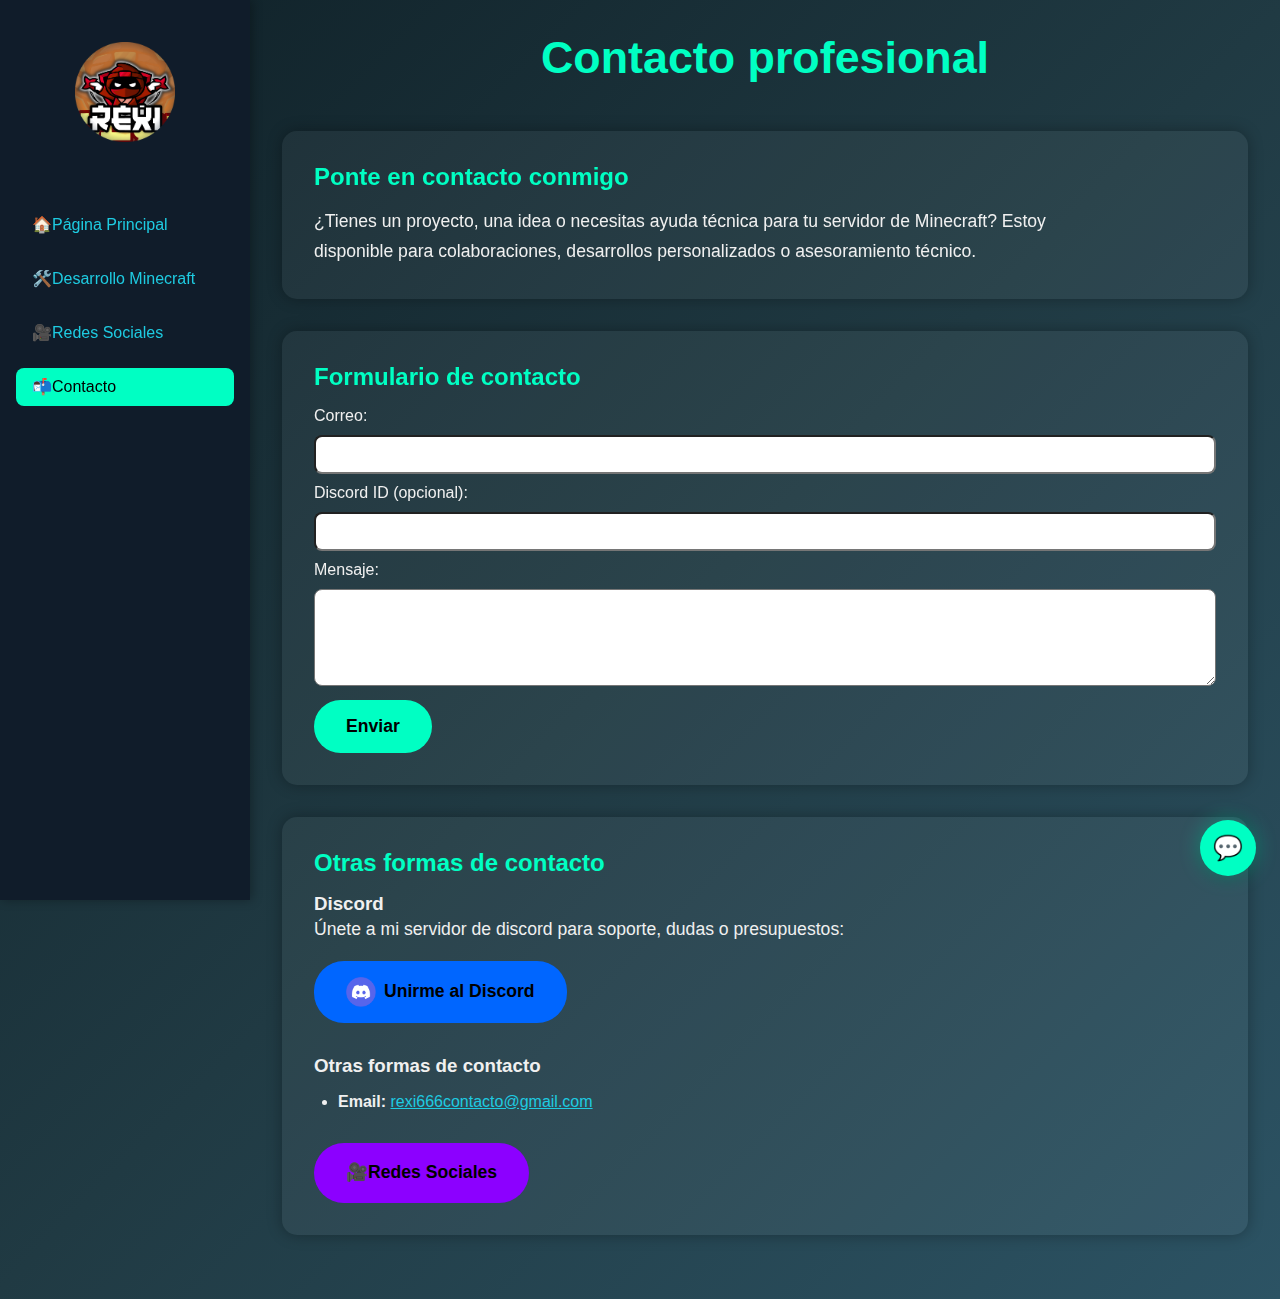
<file: docs/contacto.html>
<!DOCTYPE html>
<html lang="es">
<head>
    <meta charset="UTF-8" />
    <meta name="viewport" content="width=device-width, initial-scale=1.0" />
    <title>📬Contacto - Rexi</title>
    <script src="js-css/analytics.js"></script>
    <link rel="icon" type="image/png" href="images/logo-circular.png">
    <link rel="stylesheet" href="chatbot/chatbot.css">
    <style>
        * {
            box-sizing: border-box;
            margin: 0;
            padding: 0;
        }

        body {
            display: flex;
            min-height: 100vh;
            background: linear-gradient(135deg, #0f2027, #203a43, #2c5364);
            color: #f0f0f0;
            font-family: 'Segoe UI', Tahoma, Geneva, Verdana, sans-serif;
        }

        nav {
        position: fixed;       /* Fija el nav a la pantalla */
        top: 0;                /* Desde arriba */
        left: 0;               /* Pegado a la izquierda */
        height: 100vh;         /* Ocupa toda la altura de la ventana */
        width: 250px;
        background-color: #101c2a;
        padding: 2rem 1rem;
        display: flex;
        flex-direction: column;
        gap: 1rem;
        box-shadow: 2px 0 10px rgba(0, 0, 0, 0.3);
        overflow-y: auto;      /* Si hay mucho contenido, scroll solo en la barra lateral */
        }

        nav h2 {
            color: #00ffc3;
            margin-bottom: 1rem;
            font-size: 1.5rem;
            text-align: center;
        }

        nav a {
            color: #1ecbe1;
            text-decoration: none;
            padding: 0.6rem 1rem;
            border-radius: 8px;
            transition: background 0.3s;
        }

        nav a:not(.logo-link):hover,
        nav a:not(.logo-link).active {
        background-color: #00ffc3;
        color: #000;
        }

        .content {
            flex-grow: 1;
            padding: 2rem;
            margin-left: 250px;
        }

        header {
            text-align: center;
            margin-bottom: 3rem;
        }

        h1 {
            font-size: 2.8rem;
            color: #00ffc3;
        }

        p {
            font-size: 1.1rem;
            max-width: 800px;
            line-height: 1.7;
        }

        section {
            max-width: 1000px;
            margin: 2rem auto;
            background-color: rgba(255, 255, 255, 0.05);
            padding: 2rem;
            border-radius: 15px;
            box-shadow: 0 0 15px rgba(0, 0, 0, 0.3);
        }

        h2 {
            color: #00ffc3;
            margin-bottom: 1rem;
        }

        ul {
            padding-left: 1.5rem;
        }

        li {
            margin-bottom: 1rem;
        }

        a {
            color: #1ecbe1;
        }

        a:hover {
            text-decoration: underline;
        }

        .buttons {
            display: flex;
            gap: 2rem;
            flex-wrap: wrap;
        }

        .button {
            background-color: #00ffc3;
            color: #000;
            padding: 1rem 2rem;
            border: none;
            border-radius: 30px;
            font-size: 1.1rem;
            font-weight: bold;
            cursor: pointer;
            text-decoration: none;
            transition: all 0.3s ease;
        }

        .button:hover {
            background-color: #00c8a5;
        }

        .button2 {
            background-color: #0066ff;
            color: #000;
            padding: 1rem 2rem;
            border: none;
            border-radius: 30px;
            font-size: 1.1rem;
            font-weight: bold;
            cursor: pointer;
            text-decoration: none;
            transition: all 0.3s ease;
            min-height: 60px;
            display: inline-flex;
            align-items: center;
            justify-content: center;
            text-align: center;
        }

        .button2:hover {
            background-color: #004cbf;
        }

        .button3 {
            background-color: #8c00ff;
            color: #000;
            padding: 1rem 2rem;
            border: none;
            border-radius: 30px;
            font-size: 1.1rem;
            font-weight: bold;
            cursor: pointer;
            text-decoration: none;
            transition: all 0.3s ease;
            min-height: 60px;
            display: inline-flex;
            align-items: center;
            justify-content: center;
            text-align: center;
        }

        .button3:hover {
            background-color: #6500b7;
        }

        .spacersmall {
        height: 1rem; /* Puedes ajustar el valor: 0.5rem, 2rem, etc. */
        }
        .spacerbig {
        height: 2rem; /* Puedes ajustar el valor: 0.5rem, 2rem, etc. */
        }

        .logo-link {
        display: inline-block;
        outline: none;
        border: none;
        }
        .logo-link:hover,
        .logo-link:focus,
        .logo-link:active {
        outline: none;
        border: none;
        box-shadow: none;
        background: none; /* evita que herede el fondo del nav:hover */
        }
        .logo {
        width: 100px;
        margin-bottom: 1rem;
        -webkit-mask-image: radial-gradient(circle, rgba(0,0,0,1) 60%, rgba(0,0,0,0) 100%);
        mask-image: radial-gradient(circle, rgba(0,0,0,1) 60%, rgba(0,0,0,0) 100%);
        -webkit-mask-repeat: no-repeat;
        mask-repeat: no-repeat;
        -webkit-mask-size: 100% 100%;
        mask-size: 100% 100%;
       }

        .reveal {
            opacity: 0;
            transform: translateY(40px);
            transition: all 0.6s ease;
        }

        .reveal.active {
            opacity: 1;
            transform: translateY(0);
        }
        /* Estilos responsivos para móviles */
@media (max-width: 768px) {
  body {
    flex-direction: column; /* nav arriba, content abajo */
  }

  nav {
    position: fixed;
    top: 0;
    left: 0;
    width: 100%;
    height: auto;
    flex-direction: row;
    align-items: center;
    justify-content: space-between;
    padding: 0.5rem 1rem;
    background: transparent;
    box-shadow: none;
    z-index: 1000;
  }

  nav h2 {
    margin: 0;
  }

  .logo {
    width: 50px;       /* antes 100px */
    margin-bottom: 0;  /* elimina espacio extra */
  }

  /* Botón hamburguesa visible SOLO en móvil */
  .menu-toggle {
    display: block;
    font-size: 1.8rem;
    color: #00ffc3;
    background: none;
    border: none;
    cursor: pointer;
    margin-left: auto;
  }

  /* Ocultar enlaces por defecto */
  nav a {
    display: none;
  }

  /* Menú desplegable hacia abajo */
  nav.active {
    background: #101c2a; /* fondo oscuro semitransparente */
    flex-direction: column;
    align-items: flex-start;
  }

  nav.active a {
    display: block;
    width: 100%;
    background: transparent; /* semi-transparente para que resalten */
    padding: 0.8rem 1rem;
    border-top: 1px solid rgba(255,255,255,0.1);
  }

  .content {
    margin-left: 0;
    padding-top: 100px;  /* espacio para la barra fija */
  }

  h1 {
    font-size: 2rem;
  }

  section {
    padding: 1rem;
  }

  .imagesmall, .imagebig {
    width: 100%;
    max-width: 100%;
    height: auto;
  }
}

/* En pantallas grandes ocultamos el botón hamburguesa */
@media (min-width: 769px) {
  .menu-toggle {
    display: none;
  }
}
    </style>
</head>
<script>
    function revealOnScroll() {
        const reveals = document.querySelectorAll('.reveal');
        for (const el of reveals) {
            const windowHeight = window.innerHeight;
            const elementTop = el.getBoundingClientRect().top;
            const elementBottom = el.getBoundingClientRect().bottom;
            const revealPoint = 150;

            if (elementTop < windowHeight - revealPoint && elementBottom > 0) {
                el.classList.add('active');
            } else {
                el.classList.remove('active');
            }
        }
    }

    window.addEventListener('scroll', revealOnScroll);
    window.addEventListener('load', revealOnScroll);
</script>
<body>
    <nav>
        <h2><a href="index.html" class="logo-link"><img src="images/logo-circular.png" alt="Logo" class="logo"></a></h2>
        <button class="menu-toggle" onclick="toggleMenu()">☰</button>
        <a href="index.html">🏠Página Principal</a>
        <a href="portfolio-rexi.html">🛠️Desarrollo Minecraft</a>
        <a href="redes.html">🎥Redes Sociales</a>
        <a href="contacto.html" class="active">📬Contacto</a>
    </nav>

    <div class="content">
        <header>
            <h1>Contacto profesional</h1>
        </header>

        <section class="reveal">
            <h2>Ponte en contacto conmigo</h2>
            <p>¿Tienes un proyecto, una idea o necesitas ayuda técnica para tu servidor de Minecraft? Estoy disponible para colaboraciones, desarrollos personalizados o asesoramiento técnico.</p>
        </section>

        <section class="reveal">
  <h2>Formulario de contacto</h2>
  <form id="contactForm">
    <label for="contact">Correo:</label><br>
    <input type="text" id="contact" name="contact" required style="width:100%;padding:10px;margin:10px 0;border-radius:8px;"><br>

    <label for="discord">Discord ID (opcional):</label><br>
    <input type="text" id="discord" name="discord" style="width:100%;padding:10px;margin:10px 0;border-radius:8px;"><br>

    <label for="message">Mensaje:</label><br>
    <textarea id="message" name="message" rows="5" required style="width:100%;padding:10px;margin:10px 0;border-radius:8px;"></textarea><br>

    <button type="submit" class="button">Enviar</button>
  </form>

  <p id="statusMsg"></p>
</section>

        <section>
            <h2>Otras formas de contacto</h2>

            <h3>Discord</h3>
            <p>Únete a mi servidor de discord para soporte, dudas o presupuestos:</p>
            <div class="spacersmall"></div>
            <a class="button2" href="https://discord.com/invite/a3zkKtrjTr" target="_blank">
  <img src="images/icons/discord.png" alt="Discord" style="width:30px; height:30px; vertical-align:middle; margin-right:8px;">
  Unirme al Discord
</a>

            <div class="spacerbig"></div>

            <h3>Otras formas de contacto</h3>
            <div class="spacersmall"></div>
            <ul>
              <li><strong>Email:</strong> <a href="https://mail.google.com/mail/?view=cm&to=rexi666contacto@gmail.com" target="_blank">rexi666contacto@gmail.com</a></li>
            </ul>

            <div class="spacersmall"></div>
            <a class="button3" href="redes.html">🎥Redes Sociales</a>
        </section>
    </div>
<!-- CONTENEDOR DEL CHATBOT -->
<div id="chatbox">
  <button id="closeChatBtn" title="Cerrar chat">×</button> <!-- La X arriba a la derecha -->
  <div id="messages"></div>
  <div id="inputArea">
    <input type="text" id="input" placeholder="Escribe tu pregunta..." />
    <button id="sendBtn">Enviar</button>
  </div>
</div>

<button id="chatToggleBtn" title="Abrir chat">💬</button>
<script type="module" src="https://esm.run/@google/generative-ai"></script>
<script type="module" src="chatbot/chatbot.js"></script>
<script>
  function toggleMenu() {
    document.querySelector('nav').classList.toggle('active');
  }
</script>
<script>
  document.getElementById("contactForm").addEventListener("submit", async function(e) {
    e.preventDefault();
    const contact = document.getElementById("contact").value;
    const discord = document.getElementById("discord").value;
    const message = document.getElementById("message").value;

    // ⚠️ Tu webhook de Discord
    const webhookURL = "https://discord.com/api/webhooks/1408863278616285364/UjO4w1SRorEdTZ8K-QeLGVN8aE5ccxannaBAsXB2G90NHLg9K7rUXbKzBTW0cd7gT_vN";

    // Campos base
    const fields = [
      { name: "Correo", value: contact, inline: false },
      { name: "Mensaje", value: message, inline: false }
    ];

    // Solo añadir Discord si no está vacío
    if (discord.trim() !== "") {
      fields.splice(1, 0, { name: "Discord ID", value: discord, inline: false });
    }

    const payload = {
      embeds: [{
        title: "📬 Nuevo mensaje desde la web",
        color: 3447003,
        fields: fields,
        footer: { text: "Formulario de contacto Rexi" }
      }]
    };

const cooldown = 60000; // 1 min
const lastSent = localStorage.getItem("lastSent") || 0;

if (Date.now() - lastSent < cooldown) {
  alert("⏳ Espera antes de enviar otro mensaje.");
  return;
}

localStorage.setItem("lastSent", Date.now());

    try {
      const res = await fetch(webhookURL, {
        method: "POST",
        headers: { "Content-Type": "application/json" },
        body: JSON.stringify(payload)
      });
      if (res.ok) {
        document.getElementById("statusMsg").innerText = "✅ Mensaje enviado correctamente.";
        document.getElementById("contactForm").reset();
      } else {
        document.getElementById("statusMsg").innerText = "❌ Error al enviar el mensaje.";
      }
    } catch (err) {
      document.getElementById("statusMsg").innerText = "⚠️ No se pudo conectar al servidor.";
    }
  });
</script>
</body>
</html>
</file>
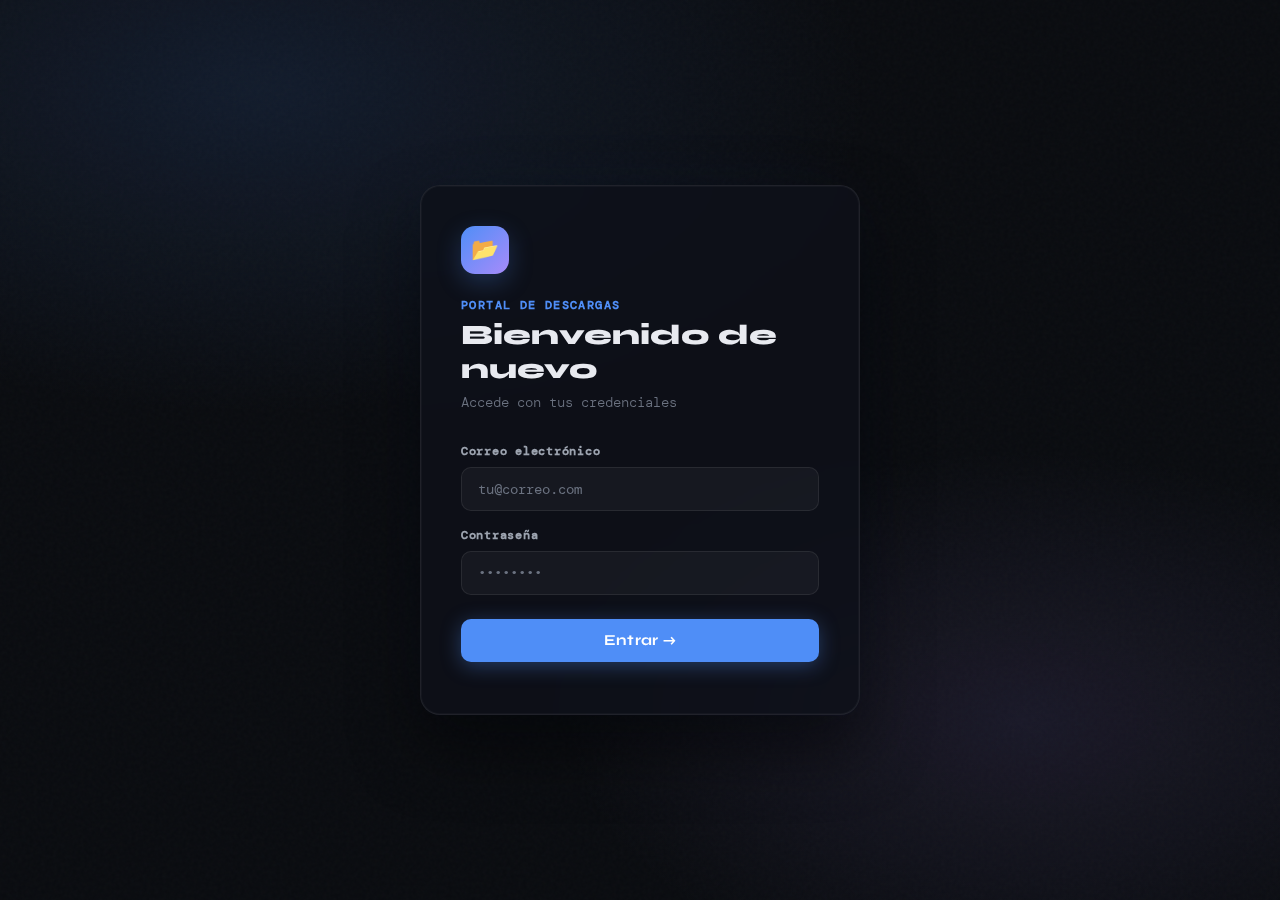
<file: docs/plugins.html>
<!doctype html>
<html lang="es">

<head>
  <meta charset="utf-8">
  <title>Portal de Descargas</title>
  <link rel="icon" type="image/png" href="images/logo-circular.png">
  <meta name="viewport" content="width=device-width, initial-scale=1.0">
  <link
    href="https://fonts.googleapis.com/css2?family=Syne:wght@400;600;700;800&family=DM+Mono:wght@300;400;500&display=swap"
    rel="stylesheet">
  <style>
    :root {
      --bg: #0a0c10;
      --surface: rgba(255, 255, 255, 0.04);
      --surface-hover: rgba(255, 255, 255, 0.07);
      --border: rgba(255, 255, 255, 0.08);
      --border-bright: rgba(255, 255, 255, 0.16);
      --accent: #4f8ef7;
      --accent-glow: rgba(79, 142, 247, 0.25);
      --accent-2: #a78bfa;
      --success: #34d399;
      --danger: #f87171;
      --text: #e8eaf0;
      --text-muted: #6b7280;
      --text-dim: #9ca3af;
      --card-radius: 20px;
      --mono: 'DM Mono', monospace;
      --sans: 'Syne', sans-serif;
    }

    *,
    *::before,
    *::after {
      box-sizing: border-box;
      margin: 0;
      padding: 0;
    }

    html {
      font-size: 16px;
    }

    body {
      background: var(--bg);
      min-height: 100vh;
      display: flex;
      align-items: center;
      justify-content: center;
      font-family: var(--sans);
      color: var(--text);
      overflow-x: hidden;
      position: relative;
    }

    /* ── Ambient Background ── */
    body::before {
      content: '';
      position: fixed;
      inset: 0;
      background:
        radial-gradient(ellipse 80% 60% at 20% 10%, rgba(79, 142, 247, 0.12) 0%, transparent 60%),
        radial-gradient(ellipse 60% 50% at 80% 80%, rgba(167, 139, 250, 0.10) 0%, transparent 60%);
      pointer-events: none;
      z-index: 0;
    }

    body::after {
      content: '';
      position: fixed;
      inset: 0;
      background-image: url("data:image/svg+xml,%3Csvg viewBox='0 0 256 256' xmlns='http://www.w3.org/2000/svg'%3E%3Cfilter id='noise'%3E%3CfeTurbulence type='fractalNoise' baseFrequency='0.9' numOctaves='4' stitchTiles='stitch'/%3E%3C/filter%3E%3Crect width='100%25' height='100%25' filter='url(%23noise)' opacity='1'/%3E%3C/svg%3E");
      opacity: 0.025;
      pointer-events: none;
      z-index: 0;
    }

    /* ── Card base ── */
    .card {
      position: relative;
      z-index: 10;
      background: rgba(14, 17, 25, 0.85);
      backdrop-filter: blur(24px) saturate(160%);
      -webkit-backdrop-filter: blur(24px) saturate(160%);
      border: 1px solid var(--border);
      border-radius: var(--card-radius);
      padding: 2.5rem;
      width: 100%;
      max-width: 860px;
      margin: 2rem 1rem;
      box-shadow:
        0 0 0 1px rgba(255, 255, 255, 0.03) inset,
        0 32px 64px rgba(0, 0, 0, 0.5),
        0 0 80px rgba(79, 142, 247, 0.04);
      animation: slideUp 0.5s cubic-bezier(0.22, 1, 0.36, 1) both;
    }

    @keyframes slideUp {
      from {
        opacity: 0;
        transform: translateY(24px);
      }

      to {
        opacity: 1;
        transform: translateY(0);
      }
    }

    /* ── Login ── */
    #login {
      max-width: 440px;
    }

    .login-logo {
      width: 48px;
      height: 48px;
      background: linear-gradient(135deg, var(--accent), var(--accent-2));
      border-radius: 14px;
      display: flex;
      align-items: center;
      justify-content: center;
      font-size: 1.4rem;
      margin-bottom: 1.5rem;
      box-shadow: 0 8px 24px var(--accent-glow);
    }

    .login-label {
      font-size: 0.72rem;
      font-weight: 600;
      letter-spacing: 0.12em;
      text-transform: uppercase;
      color: var(--accent);
      margin-bottom: 0.4rem;
      font-family: var(--mono);
    }

    h2 {
      font-size: 1.75rem;
      font-weight: 800;
      color: var(--text);
      margin-bottom: 0.4rem;
      line-height: 1.2;
    }

    .subtitle {
      font-size: 0.9rem;
      color: var(--text-muted);
      margin-bottom: 2rem;
      font-family: var(--mono);
      font-weight: 300;
    }

    .field {
      margin-bottom: 1rem;
    }

    .field label {
      display: block;
      font-size: 0.78rem;
      font-weight: 600;
      letter-spacing: 0.06em;
      color: var(--text-dim);
      margin-bottom: 0.5rem;
      font-family: var(--mono);
    }

    .field input {
      width: 100%;
      padding: 0.75rem 1rem;
      background: var(--surface);
      border: 1px solid var(--border);
      border-radius: 10px;
      color: var(--text);
      font-family: var(--mono);
      font-size: 0.9rem;
      outline: none;
      transition: border-color 0.2s, box-shadow 0.2s, background 0.2s;
    }

    .field input::placeholder {
      color: var(--text-muted);
    }

    .field input:focus {
      border-color: var(--accent);
      background: rgba(79, 142, 247, 0.06);
      box-shadow: 0 0 0 3px rgba(79, 142, 247, 0.15);
    }

    .btn-primary {
      width: 100%;
      padding: 0.8rem 1rem;
      background: var(--accent);
      color: #fff;
      border: none;
      border-radius: 10px;
      font-family: var(--sans);
      font-size: 0.95rem;
      font-weight: 700;
      cursor: pointer;
      transition: background 0.2s, box-shadow 0.2s, transform 0.15s;
      box-shadow: 0 4px 20px rgba(79, 142, 247, 0.35);
      letter-spacing: 0.02em;
      margin-top: 0.5rem;
    }

    .btn-primary:hover {
      background: #6aa3ff;
      box-shadow: 0 6px 28px rgba(79, 142, 247, 0.5);
      transform: translateY(-1px);
    }

    .btn-primary:active {
      transform: translateY(0);
    }

    #error {
      margin-top: 0.75rem;
      color: var(--danger);
      font-size: 0.82rem;
      font-family: var(--mono);
      display: flex;
      align-items: center;
      gap: 6px;
    }

    /* ── Dashboard ── */
    .dashboard-header {
      display: flex;
      justify-content: space-between;
      align-items: center;
      margin-bottom: 1.75rem;
      gap: 1rem;
      flex-wrap: wrap;
    }

    .dashboard-title-group {
      display: flex;
      flex-direction: column;
      gap: 0.2rem;
    }

    .dashboard-title-group .login-label {
      margin-bottom: 0.2rem;
    }

    .admin-buttons {
      display: none;
      gap: 0.5rem;
      flex-wrap: wrap;
    }

    .btn-ghost {
      padding: 0.5rem 0.9rem;
      background: var(--surface);
      border: 1px solid var(--border);
      border-radius: 8px;
      color: var(--text-dim);
      font-family: var(--sans);
      font-size: 0.82rem;
      font-weight: 600;
      cursor: pointer;
      transition: all 0.2s;
      white-space: nowrap;
      width: auto;
    }

    .btn-ghost:hover {
      background: var(--surface-hover);
      border-color: var(--border-bright);
      color: var(--text);
    }

    /* ── Dashboard grid ── */
    #dashboard-content {
      display: grid;
      grid-template-columns: 1fr;
      gap: 1rem;
    }

    #dashboard-content.has-info {
      grid-template-columns: 1fr 320px;
    }

    /* ── Info panel ── */
    #info-panel {
      background: rgba(167, 139, 250, 0.07);
      border: 1px solid rgba(167, 139, 250, 0.2);
      border-radius: 12px;
      padding: 1.2rem 1.4rem;
      font-family: var(--mono);
      font-size: 0.82rem;
      font-weight: 300;
      color: #c4b5fd;
      white-space: pre-wrap;
      line-height: 1.65;
      display: none;
      align-self: start;
    }

    .info-panel-label {
      font-size: 0.68rem;
      letter-spacing: 0.12em;
      text-transform: uppercase;
      color: var(--accent-2);
      font-weight: 600;
      margin-bottom: 0.6rem;
      display: block;
    }

    /* ── File list ── */
    #file-list {
      list-style: none;
      padding: 0;
      display: flex;
      flex-direction: column;
      gap: 0.4rem;
    }

    li {
      background: var(--surface);
      border: 1px solid var(--border);
      border-radius: 10px;
      padding: 0.7rem 1rem;
      display: flex;
      align-items: center;
      gap: 10px;
      transition: background 0.15s, border-color 0.15s;
      animation: fadeItem 0.3s ease both;
    }

    @keyframes fadeItem {
      from {
        opacity: 0;
        transform: translateX(-8px);
      }

      to {
        opacity: 1;
        transform: translateX(0);
      }
    }

    li:hover {
      background: var(--surface-hover);
      border-color: var(--border-bright);
    }

    .file-icon {
      font-size: 1rem;
      flex-shrink: 0;
      width: 28px;
      height: 28px;
      display: flex;
      align-items: center;
      justify-content: center;
      background: var(--surface-hover);
      border-radius: 6px;
      border: 1px solid var(--border);
    }

    .file-name {
      flex: 1;
      min-width: 0;
      overflow: hidden;
      text-overflow: ellipsis;
      white-space: nowrap;
    }

    li a {
      color: var(--text);
      text-decoration: none;
      font-size: 0.9rem;
      font-weight: 600;
      transition: color 0.15s;
      display: block;
      overflow: hidden;
      text-overflow: ellipsis;
      white-space: nowrap;
    }

    li a:hover {
      color: var(--accent);
    }

    /* ── Item action buttons ── */
    .btn-folder {
      flex: 1;
      text-align: left;
      padding: 0;
      background: none;
      border: none;
      color: var(--text);
      font-family: var(--sans);
      font-size: 0.9rem;
      font-weight: 600;
      cursor: pointer;
      transition: color 0.15s;
      overflow: hidden;
      text-overflow: ellipsis;
      white-space: nowrap;
    }

    .btn-folder:hover {
      color: var(--accent);
    }

    .btn-back {
      padding: 0.35rem 0.75rem;
      background: var(--surface);
      border: 1px solid var(--border);
      border-radius: 7px;
      color: var(--text-dim);
      font-family: var(--sans);
      font-size: 0.82rem;
      font-weight: 600;
      cursor: pointer;
      transition: all 0.2s;
      width: auto;
    }

    .btn-back:hover {
      border-color: var(--border-bright);
      color: var(--text);
    }

    .btn-download {
      padding: 0.35rem 0.75rem;
      background: rgba(52, 211, 153, 0.1);
      border: 1px solid rgba(52, 211, 153, 0.25);
      border-radius: 7px;
      color: var(--success);
      font-family: var(--sans);
      font-size: 0.78rem;
      font-weight: 700;
      cursor: pointer;
      transition: all 0.2s;
      white-space: nowrap;
      width: auto;
      letter-spacing: 0.02em;
      flex-shrink: 0;
    }

    .btn-download:hover {
      background: rgba(52, 211, 153, 0.2);
      border-color: rgba(52, 211, 153, 0.5);
      box-shadow: 0 0 16px rgba(52, 211, 153, 0.15);
    }

    .btn-small {
      padding: 0.35rem 0.7rem;
      background: rgba(248, 113, 113, 0.08);
      border: 1px solid rgba(248, 113, 113, 0.2);
      border-radius: 7px;
      color: var(--danger);
      font-family: var(--sans);
      font-size: 0.78rem;
      font-weight: 600;
      cursor: pointer;
      transition: all 0.2s;
      white-space: nowrap;
      width: auto;
      flex-shrink: 0;
    }

    .btn-small:hover {
      background: rgba(248, 113, 113, 0.18);
      border-color: rgba(248, 113, 113, 0.4);
    }

    /* ── Logout ── */
    #logout {
      position: fixed;
      top: 1.2rem;
      right: 1.2rem;
      z-index: 1000;
      padding: 0.45rem 0.9rem;
      background: rgba(248, 113, 113, 0.1);
      border: 1px solid rgba(248, 113, 113, 0.25);
      border-radius: 8px;
      color: var(--danger);
      font-family: var(--sans);
      font-size: 0.8rem;
      font-weight: 700;
      cursor: pointer;
      transition: all 0.2s;
      width: auto;
      letter-spacing: 0.02em;
      display: none;
    }

    #logout:hover {
      background: rgba(248, 113, 113, 0.2);
      border-color: rgba(248, 113, 113, 0.5);
    }

    /* ── Scrollbar ── */
    ::-webkit-scrollbar {
      width: 6px;
    }

    ::-webkit-scrollbar-track {
      background: transparent;
    }

    ::-webkit-scrollbar-thumb {
      background: var(--border-bright);
      border-radius: 99px;
    }

    /* ── Responsive ── */
    @media (max-width: 640px) {
      .card {
        padding: 1.75rem 1.25rem;
        margin: 1rem 0.75rem;
      }

      #dashboard-content.has-info {
        grid-template-columns: 1fr;
      }
    }
  </style>
</head>

<body>

  <!-- LOGIN -->
  <div id="login" class="card">
    <div class="login-logo">📂</div>
    <div class="login-label">Portal de Descargas</div>
    <h2>Bienvenido de nuevo</h2>
    <p class="subtitle">Accede con tus credenciales</p>

    <form id="login-form">
      <div class="field">
        <label>Correo electrónico</label>
        <input type="email" id="email" placeholder="tu@correo.com" required>
      </div>
      <div class="field">
        <label>Contraseña</label>
        <input type="password" id="password" placeholder="••••••••" required>
      </div>
      <button type="submit" class="btn-primary">Entrar →</button>
    </form>
    <div id="error"></div>
  </div>

  <!-- CERRAR SESIÓN -->
  <button id="logout">⏻ Cerrar sesión</button>

  <!-- DASHBOARD -->
  <div id="dashboard" class="card" style="display:none">
    <div class="dashboard-header">
      <div class="dashboard-title-group">
        <div class="login-label">Portal de Descargas</div>
        <h2>Archivos disponibles</h2>
      </div>
      <div class="admin-buttons">
        <input type="file" id="fileInput" style="display:none">
        <button id="uploadBtn" class="btn-ghost">⬆ Subir archivo</button>
        <button id="newFolderBtn" class="btn-ghost">📁 Nueva carpeta</button>
      </div>
    </div>

    <div id="dashboard-content">
      <ul id="file-list"></ul>
      <div id="info-panel"></div>
    </div>
  </div>

  <script type="module">
    import { createClient } from "https://esm.sh/@supabase/supabase-js@2";

    const supabaseUrl = "https://oixknmspnswjbsncefwl.supabase.co";
    const supabaseKey = "eyJhbGciOiJIUzI1NiIsInR5cCI6IkpXVCJ9.eyJpc3MiOiJzdXBhYmFzZSIsInJlZiI6Im9peGtubXNwbnN3amJzbmNlZndsIiwicm9sZSI6ImFub24iLCJpYXQiOjE3NTU3MTkzNDQsImV4cCI6MjA3MTI5NTM0NH0.FgVfyEdmVTR9fXDioRVtwzpdcFuFQL31uJrMK8cYF7o";
    const supabase = createClient(supabaseUrl, supabaseKey, {
      auth: { persistSession: false }
    });

    const loginForm = document.querySelector("#login-form");
    const errorBox = document.querySelector("#error");
    const dashboard = document.querySelector("#dashboard");
    const loginDiv = document.querySelector("#login");
    const fileList = document.querySelector("#file-list");
    const infoPanel = document.querySelector("#info-panel");

    let filesLoaded = false;
    let currentPath = "";
    let userRole = null;

    loginForm.addEventListener("submit", async (e) => {
      e.preventDefault();
      const email = document.querySelector("#email").value;
      const password = document.querySelector("#password").value;
      const { error } = await supabase.auth.signInWithPassword({ email, password });
      if (error) errorBox.textContent = "⚠ " + error.message;
      else errorBox.textContent = "";
    });

    document.querySelector("#logout").addEventListener("click", async () => {
      await supabase.auth.signOut();
    });

    supabase.auth.onAuthStateChange(async (event, session) => {
      if (session) {
        userRole = session.user.user_metadata.role;
        loginDiv.style.display = "none";
        dashboard.style.display = "block";
        document.querySelector("#logout").style.display = "block";

        if (userRole === "admin") mostrarBotonesAdmin();
        else ocultarBotonesAdmin();

        if (!filesLoaded && event === "SIGNED_IN") {
          loadFiles(currentPath);
          filesLoaded = true;
        }
      } else {
        userRole = null;
        loginDiv.style.display = "block";
        dashboard.style.display = "none";
        document.querySelector("#logout").style.display = "none";
        fileList.innerHTML = "";
        infoPanel.style.display = "none";
        filesLoaded = false;
      }
    });

    async function loadFiles(path = "") {
      currentPath = path;
      fileList.innerHTML = "<li style='color:var(--text-muted);font-family:var(--mono);font-size:0.85rem;border:none;background:transparent;'>Cargando archivos…</li>";
      infoPanel.style.display = "none";
      infoPanel.textContent = "";
      document.querySelector("#dashboard-content").classList.remove("has-info");

      const { data, error } = await supabase.storage.from("files").list(path, { limit: 100 });
      if (error) { fileList.innerHTML = "<li>Error al cargar archivos</li>"; return; }

      fileList.innerHTML = "";

      // Info.txt
      const mensajeFile = data.find(f => f.name.toLowerCase() === "info.txt");
      if (mensajeFile) {
        const fullPath = path ? `${path}/${mensajeFile.name}` : mensajeFile.name;
        const { data: urlData } = await supabase.storage.from("files").createSignedUrl(fullPath, 300);
        if (urlData) {
          const res = await fetch(urlData.signedUrl);
          const txt = await res.text();
          infoPanel.innerHTML = `<span class="info-panel-label">ℹ Info</span>${txt}`;
          infoPanel.style.display = "block";
          document.querySelector("#dashboard-content").classList.add("has-info");
        }
      }

      // Botón volver
      if (path !== "") {
        const backLi = document.createElement("li");
        backLi.style.background = "transparent";
        backLi.style.border = "1px dashed var(--border)";
        const btn = document.createElement("button");
        btn.textContent = "← Volver";
        btn.className = "btn-back";
        btn.addEventListener("click", () => {
          const parent = path.split("/").slice(0, -1).join("/");
          loadFiles(parent);
        });
        backLi.appendChild(btn);
        fileList.appendChild(backLi);
      }

      // Carpetas
      const folders = data.filter(f => f.metadata === null);
      folders.forEach((folder, i) => {
        const li = document.createElement("li");
        li.style.animationDelay = `${i * 40}ms`;

        const icon = document.createElement("div");
        icon.className = "file-icon";
        icon.textContent = "📁";

        const nameWrap = document.createElement("div");
        nameWrap.className = "file-name";

        const btn = document.createElement("button");
        btn.className = "btn-folder";
        btn.textContent = folder.name;
        btn.addEventListener("click", () => loadFiles(path ? `${path}/${folder.name}` : folder.name));

        nameWrap.appendChild(btn);
        li.appendChild(icon);
        li.appendChild(nameWrap);
        fileList.appendChild(li);
      });

      // Archivos
      const files = data.filter(f => f.metadata !== null && f.name.toLowerCase() !== "info.txt");
      for (const [i, f] of files.entries()) {
        const fullPath = path ? `${path}/${f.name}` : f.name;
        const { data: urlData, error: urlError } = await supabase.storage.from("files").createSignedUrl(fullPath, 300);
        if (urlError) continue;

        const ext = f.name.split(".").pop().toLowerCase();
        const iconMap = { pdf: "📄", png: "🖼", jpg: "🖼", jpeg: "🖼", zip: "🗜", xlsx: "📊", docx: "📝", mp4: "🎬", mp3: "🎵" };
        const icon = iconMap[ext] || "📄";

        const li = document.createElement("li");
        li.style.animationDelay = `${(folders.length + i) * 40}ms`;

        const iconEl = document.createElement("div");
        iconEl.className = "file-icon";
        iconEl.textContent = icon;

        const nameWrap = document.createElement("div");
        nameWrap.className = "file-name";

        const link = document.createElement("a");
        link.href = urlData.signedUrl;
        link.target = "_blank";
        link.download = f.name;
        link.textContent = f.name;

        nameWrap.appendChild(link);
        li.appendChild(iconEl);
        li.appendChild(nameWrap);

        const downloadBtn = document.createElement("button");
        downloadBtn.textContent = "⬇ Descargar";
        downloadBtn.className = "btn-download";
        downloadBtn.addEventListener("click", () => window.open(urlData.signedUrl, "_blank"));
        li.appendChild(downloadBtn);

        if (userRole === "admin") {
          const delBtn = document.createElement("button");
          delBtn.textContent = "✕ Eliminar";
          delBtn.className = "btn-small";
          delBtn.addEventListener("click", async () => {
            await supabase.storage.from("files").remove([fullPath]);
            loadFiles(currentPath);
          });
          li.appendChild(delBtn);
        }

        fileList.appendChild(li);
      }

      if (fileList.children.length === 0) {
        fileList.innerHTML = "<li style='color:var(--text-muted);font-family:var(--mono);font-size:0.85rem;border:none;background:transparent;'>No hay archivos en esta carpeta</li>";
      }
    }

    function mostrarBotonesAdmin() {
      const adminBtns = document.querySelector(".admin-buttons");
      const uploadBtn = document.querySelector("#uploadBtn");
      const newFolderBtn = document.querySelector("#newFolderBtn");
      const fileInput = document.querySelector("#fileInput");

      adminBtns.style.display = "flex";
      uploadBtn.style.display = "inline-flex";
      newFolderBtn.style.display = "inline-flex";

      uploadBtn.onclick = () => fileInput.click();

      fileInput.onchange = async (e) => {
        const file = e.target.files[0];
        if (!file) return;
        const filePath = currentPath ? `${currentPath}/${file.name}` : file.name;
        const { error } = await supabase.storage.from("files").upload(filePath, file, { upsert: true });
        if (error) alert("Error al subir: " + error.message);
        else loadFiles(currentPath);
      };

      newFolderBtn.onclick = async () => {
        const nombre = prompt("Nombre de la carpeta:");
        if (!nombre) return;
        const filePath = currentPath ? `${currentPath}/${nombre}/.keep` : `${nombre}/.keep`;
        const { error } = await supabase.storage.from("files").upload(filePath, new Blob([""]), { upsert: true });
        if (error) alert("Error al crear carpeta: " + error.message);
        else loadFiles(currentPath);
      };
    }

    function ocultarBotonesAdmin() {
      document.querySelector(".admin-buttons").style.display = "none";
    }

    window.addEventListener("beforeunload", async () => {
      await supabase.auth.signOut();
    });
  </script>
</body>

</html>
</file>
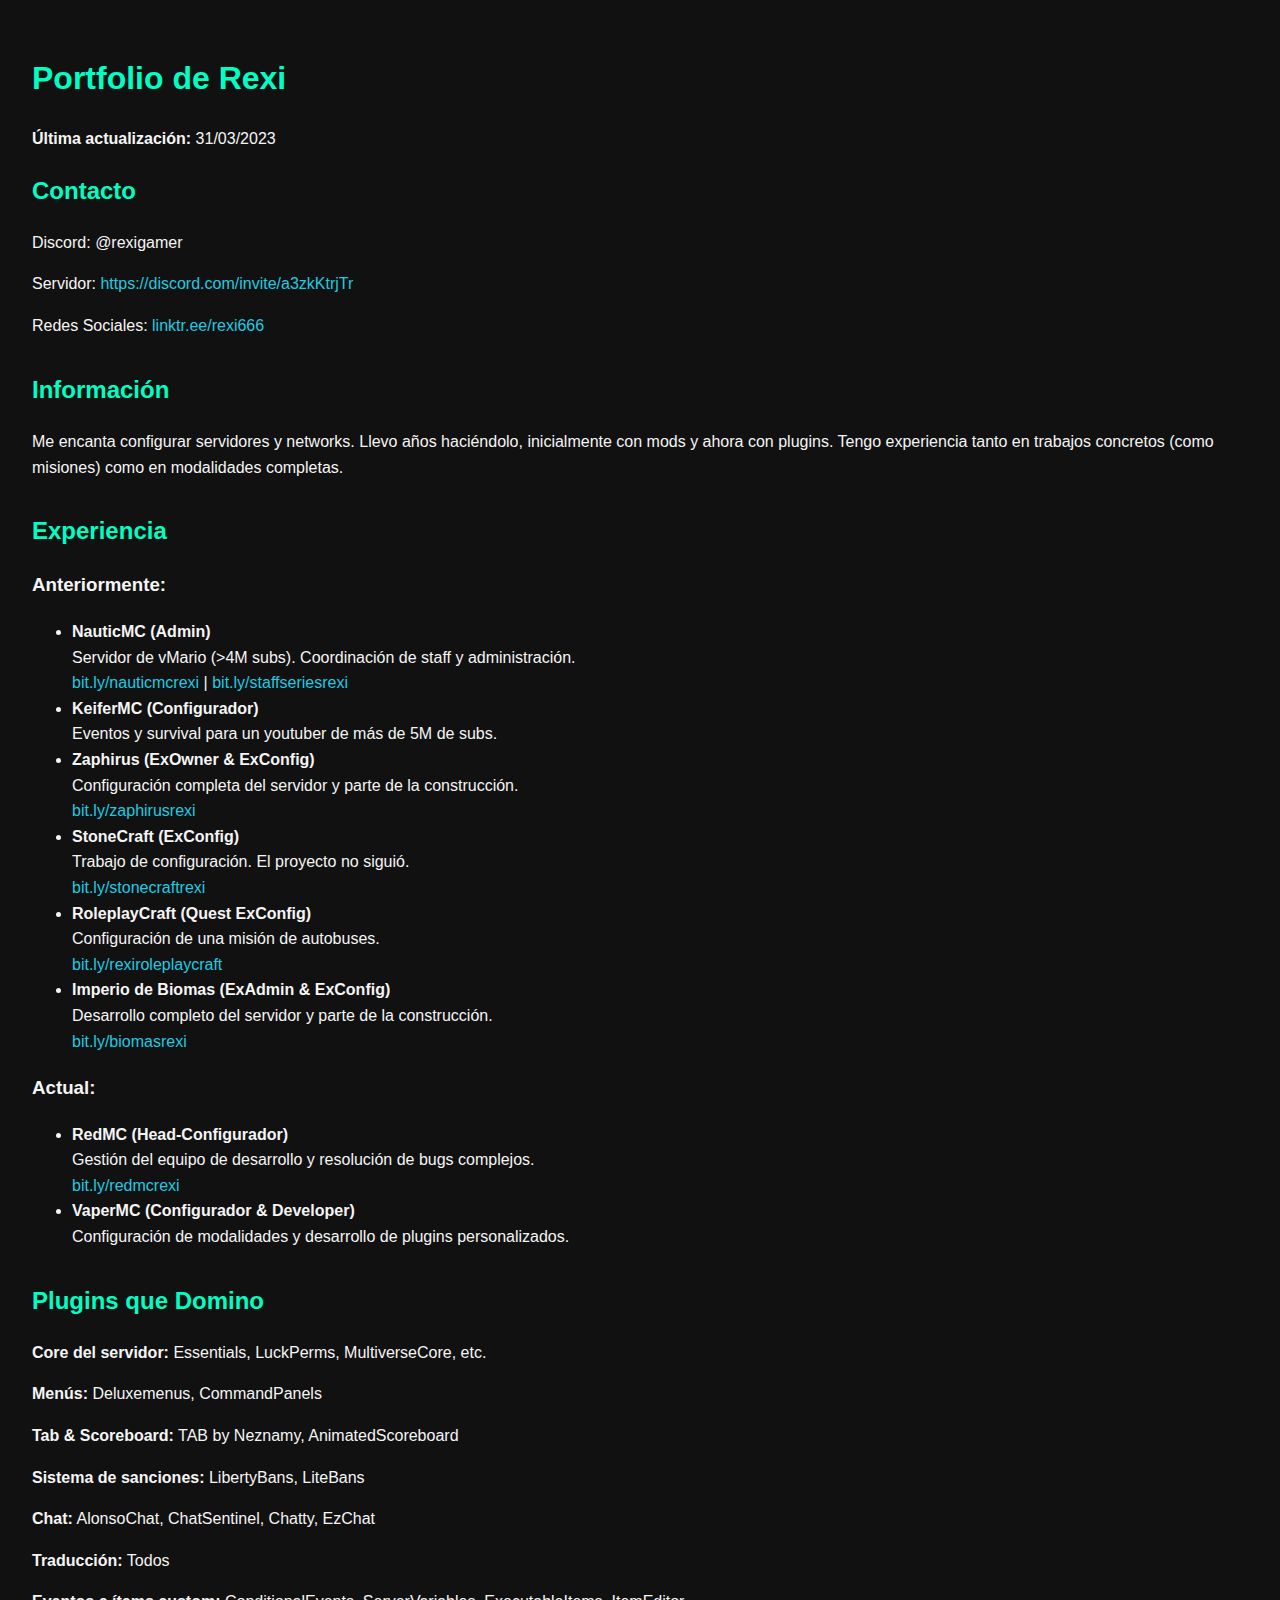
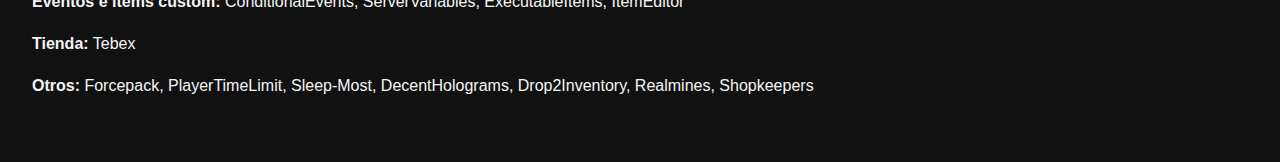
<file: docs/portfolio-rexi.html>
<!DOCTYPE html>
<html lang="es">
<head>
    <meta charset="UTF-8">
    <meta name="viewport" content="width=device-width, initial-scale=1.0">
    <title>Portfolio de Rexi</title>
    <style>
        body {
            font-family: Arial, sans-serif;
            margin: 0;
            padding: 2rem;
            background-color: #111;
            color: #f5f5f5;
            line-height: 1.6;
        }
        h1, h2 {
            color: #00ffc3;
        }
        a {
            color: #1ecbe1;
            text-decoration: none;
        }
        a:hover {
            text-decoration: underline;
        }
        section {
            margin-bottom: 2rem;
        }
        .tag {
            display: inline-block;
            background: #333;
            color: #fff;
            padding: 0.3rem 0.6rem;
            border-radius: 5px;
            margin: 0.2rem;
            font-size: 0.9rem;
        }
    </style>
</head>
<body>
    <h1>Portfolio de Rexi</h1>
    <p><strong>Última actualización:</strong> 31/03/2023</p>

    <section>
        <h2>Contacto</h2>
        <p>Discord: @rexigamer</p>
        <p>Servidor: <a href="https://discord.com/invite/a3zkKtrjTr" target="_blank">https://discord.com/invite/a3zkKtrjTr</a></p>
        <p>Redes Sociales: <a href="https://www.linktr.ee/rexi666" target="_blank">linktr.ee/rexi666</a></p>
    </section>

    <section>
        <h2>Información</h2>
        <p>Me encanta configurar servidores y networks. Llevo años haciéndolo, inicialmente con mods y ahora con plugins. Tengo experiencia tanto en trabajos concretos (como misiones) como en modalidades completas.</p>
    </section>

    <section>
        <h2>Experiencia</h2>
        <h3>Anteriormente:</h3>
        <ul>
            <li><strong>NauticMC (Admin)</strong><br>
                Servidor de vMario (>4M subs). Coordinación de staff y administración.<br>
                <a href="https://bit.ly/nauticmcrexi">bit.ly/nauticmcrexi</a> |
                <a href="https://bit.ly/staffseriesrexi">bit.ly/staffseriesrexi</a>
            </li>
            <li><strong>KeiferMC (Configurador)</strong><br>
                Eventos y survival para un youtuber de más de 5M de subs.
            </li>
            <li><strong>Zaphirus (ExOwner & ExConfig)</strong><br>
                Configuración completa del servidor y parte de la construcción.<br>
                <a href="https://bit.ly/zaphirusrexi">bit.ly/zaphirusrexi</a>
            </li>
            <li><strong>StoneCraft (ExConfig)</strong><br>
                Trabajo de configuración. El proyecto no siguió.<br>
                <a href="https://bit.ly/stonecraftrexi">bit.ly/stonecraftrexi</a>
            </li>
            <li><strong>RoleplayCraft (Quest ExConfig)</strong><br>
                Configuración de una misión de autobuses.<br>
                <a href="https://bit.ly/rexiroleplaycraft">bit.ly/rexiroleplaycraft</a>
            </li>
            <li><strong>Imperio de Biomas (ExAdmin & ExConfig)</strong><br>
                Desarrollo completo del servidor y parte de la construcción.<br>
                <a href="https://bit.ly/biomasrexi">bit.ly/biomasrexi</a>
            </li>
        </ul>
        <h3>Actual:</h3>
        <ul>
            <li><strong>RedMC (Head-Configurador)</strong><br>
                Gestión del equipo de desarrollo y resolución de bugs complejos.<br>
                <a href="https://bit.ly/redmcrexi">bit.ly/redmcrexi</a>
            </li>
            <li><strong>VaperMC (Configurador & Developer)</strong><br>
                Configuración de modalidades y desarrollo de plugins personalizados.
            </li>
        </ul>
    </section>

    <section>
        <h2>Plugins que Domino</h2>
        <p><strong>Core del servidor:</strong> Essentials, LuckPerms, MultiverseCore, etc.</p>
        <p><strong>Menús:</strong> Deluxemenus, CommandPanels</p>
        <p><strong>Tab & Scoreboard:</strong> TAB by Neznamy, AnimatedScoreboard</p>
        <p><strong>Sistema de sanciones:</strong> LibertyBans, LiteBans</p>
        <p><strong>Chat:</strong> AlonsoChat, ChatSentinel, Chatty, EzChat</p>
        <p><strong>Traducción:</strong> Todos</p>
        <p><strong>Eventos e ítems custom:</strong> ConditionalEvents, ServerVariables, ExecutableItems, ItemEditor</p>
        <p><strong>Tienda:</strong> Tebex</p>
        <p><strong>Otros:</strong> Forcepack, PlayerTimeLimit, Sleep-Most, DecentHolograms, Drop2Inventory, Realmines, Shopkeepers</p>
    </section>
</body>
</html>
</file>
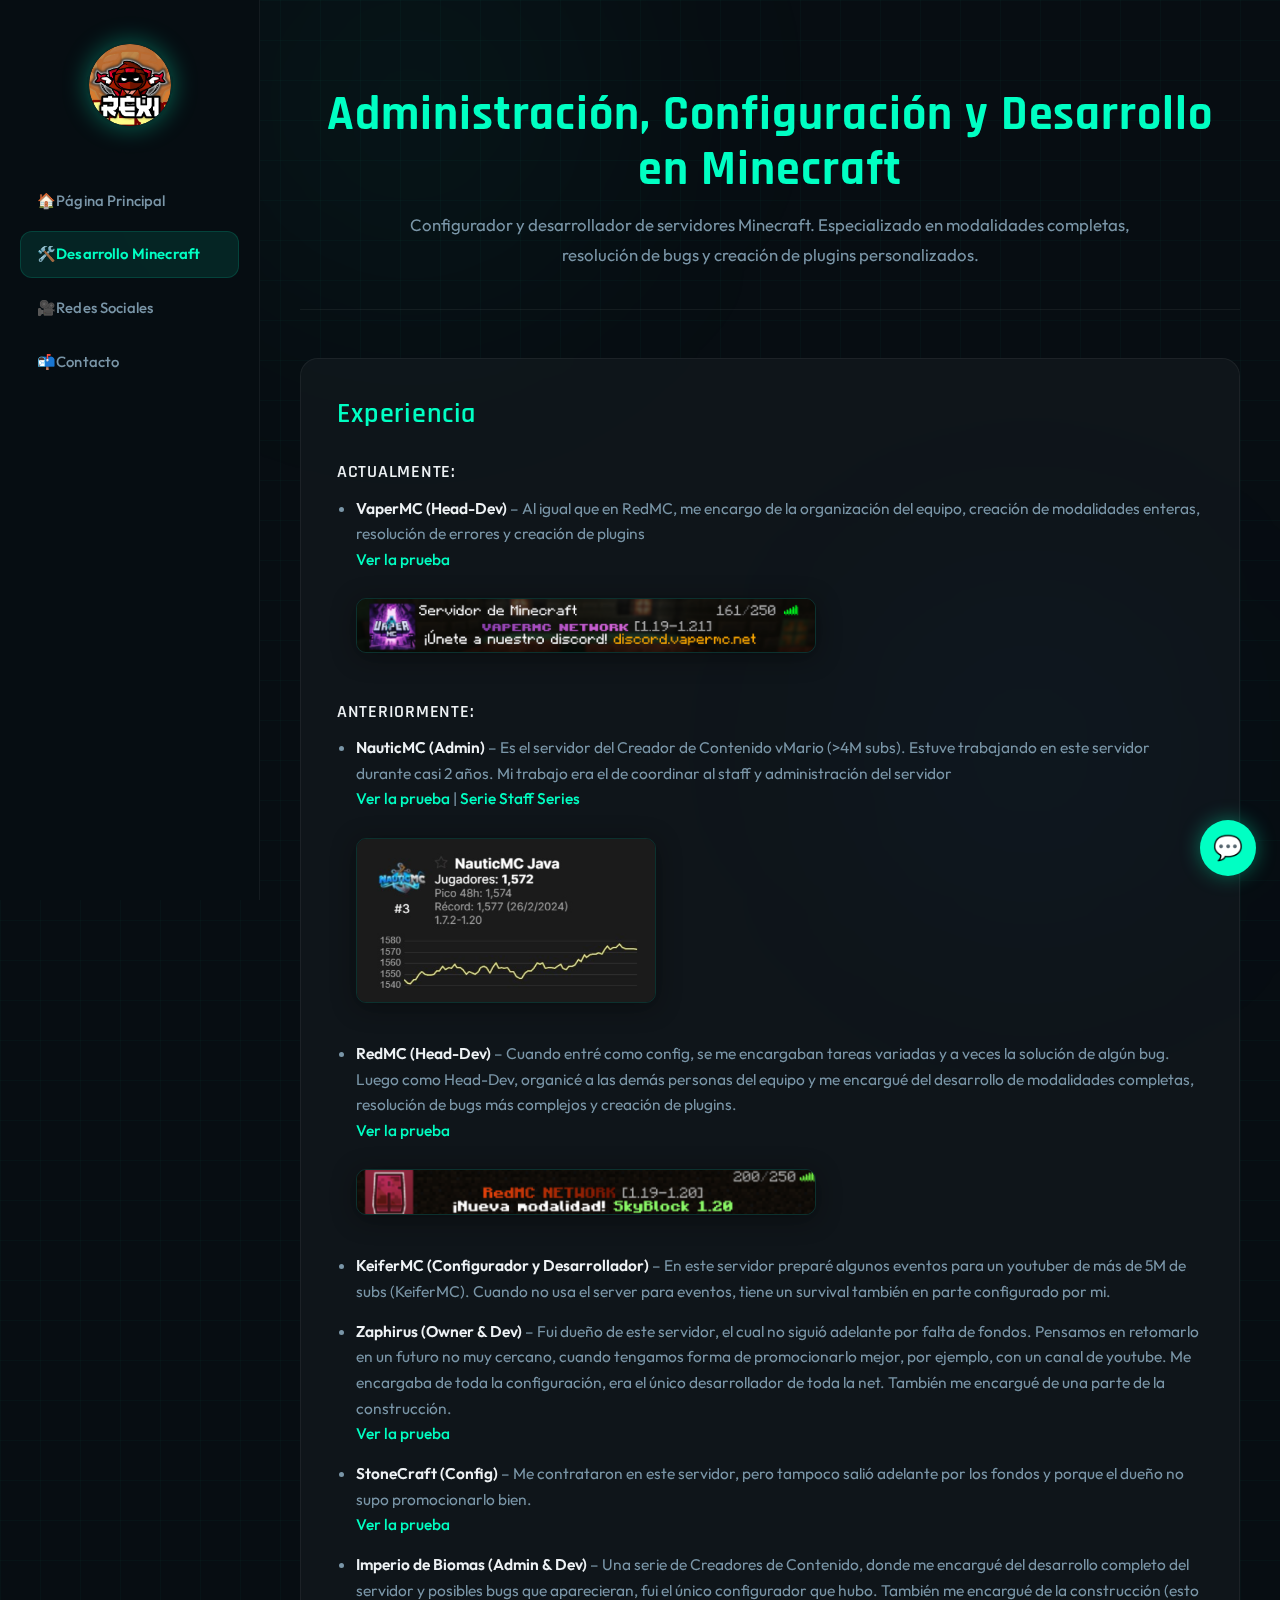
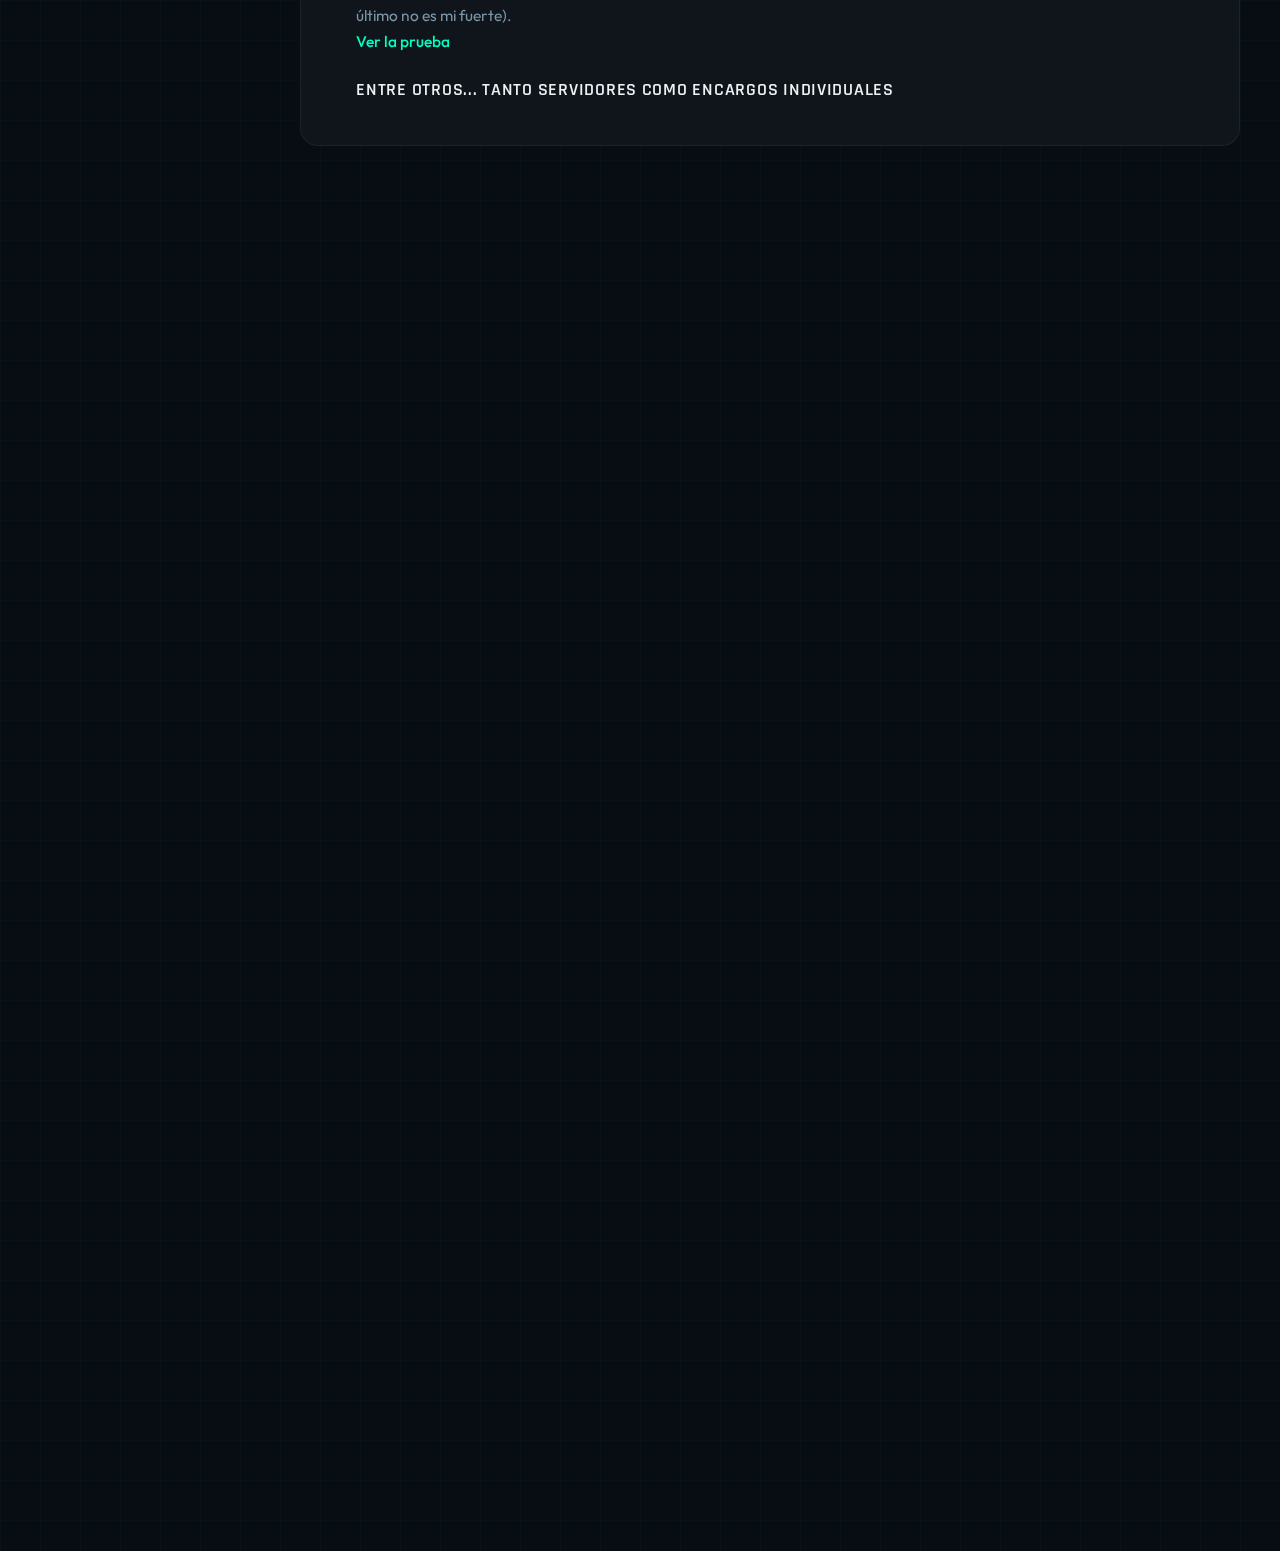
<file: docs/portfolio.html>
<!DOCTYPE html>
<html lang="es">

<head>
  <meta charset="UTF-8" />
  <meta name="viewport" content="width=device-width, initial-scale=1.0" />
  <title>🛠️Desarrollo MC - Rexi</title>
  <script src="js/analytics.js"></script>
  <link rel="icon" type="image/png" href="images/logo-circular.png">
  <link rel="stylesheet" href="chatbot/chatbot.css">
  <link rel="stylesheet" href="css/general.css">
  <link rel="stylesheet" href="css/portfolio.css">
</head>
<script src="js/scroll.js"></script>

<body>
  <nav>
    <h2><a href="index.html" class="logo-link"><img src="images/logo-circular.png" alt="Logo" class="logo"></a></h2>
    <button class="menu-toggle" onclick="toggleMenu()">☰</button>
    <a href="index.html">🏠Página Principal</a>
    <a href="portfolio.html" class="active">🛠️Desarrollo Minecraft</a>
    <a href="socials.html">🎥Redes Sociales</a>
    <a href="contact.html">📬Contacto</a>
  </nav>

  <div class="content">
    <header>
      <h1>Administración, Configuración y Desarrollo en Minecraft</h1>
      <p>Configurador y desarrollador de servidores Minecraft. Especializado en modalidades completas, resolución de
        bugs y creación de plugins personalizados.</p>
    </header>

    <section class="reveal">
      <h2>Experiencia</h2>
      <h3>Actualmente:</h3>
      <ul>
        <li><strong>VaperMC (Head-Dev)</strong> – Al igual que en RedMC, me encargo de la organización del equipo,
          creación de modalidades enteras, resolución de errores y creación de plugins<br>
          <a href="https://github.com/Rexi666/rexi.github.io/blob/main/docs/images/servers/pruebas/vapermc.png?raw=true"
            target="_blank">Ver la prueba</a>
          <div class="spacersmall"></div>
          <img src="images/servers/counts/vapermc.png" alt="VaperMC" class="imagebig">
        </li>
      </ul>

      <h3>Anteriormente:</h3>
      <ul>
        <li><strong>NauticMC (Admin)</strong> – Es el servidor del Creador de Contenido vMario (>4M subs). Estuve
          trabajando en este servidor durante casi 2 años. Mi trabajo era el de coordinar al staff y administración del
          servidor<br>
          <a href="https://github.com/Rexi666/rexi.github.io/blob/main/docs/images/servers/pruebas/nauticmc.png?raw=true"
            target="_blank">Ver la prueba</a> |
          <a href="https://www.youtube.com/watch?v=209MXnW4inM&list=PLtNaVtr9o7tqPzvuJksfLAQvjERP72Jxg"
            target="_blank">Serie Staff Series</a>
          <div class="spacersmall"></div>
          <img src="images/servers/counts/nautic.png" alt="Nautic" class="imagesmall">
        </li>
        <li><strong>RedMC (Head-Dev)</strong> – Cuando entré como config, se me encargaban tareas variadas y a veces la
          solución de algún bug. Luego como Head-Dev, organicé a las demás personas del equipo y me
          encargué del desarrollo de modalidades completas, resolución de bugs más complejos y creación de plugins.<br>
          <a href="https://github.com/Rexi666/rexi.github.io/blob/main/docs/images/servers/pruebas/redmc.png?raw=true"
            target="_blank">Ver la prueba</a>
          <div class="spacersmall"></div>
          <img src="images/servers/counts/redmc.png" alt="RedMC" class="imagebig">
        </li>
        <li><strong>KeiferMC (Configurador y Desarrollador)</strong> – En este servidor preparé algunos eventos para un
          youtuber de más de 5M de subs (KeiferMC). Cuando no usa el server para eventos, tiene un survival también en
          parte configurado por mi.</li>
        <li><strong>Zaphirus (Owner & Dev)</strong> – Fui dueño de este servidor, el cual no siguió adelante por falta
          de fondos. Pensamos en retomarlo en un futuro no muy cercano, cuando tengamos forma de promocionarlo mejor,
          por ejemplo, con un canal de youtube. Me encargaba de toda la configuración, era el único desarrollador de
          toda la net. También me encargué de una parte de la construcción.<br>
          <a href="https://github.com/Rexi666/rexi.github.io/blob/main/docs/images/servers/pruebas/zaphirus.png"
            target="_blank">Ver la prueba</a>
        </li>
        <li><strong>StoneCraft (Config)</strong> – Me contrataron en este servidor, pero tampoco salió adelante por los
          fondos y porque el dueño no supo promocionarlo bien.<br>
          <a href="https://github.com/Rexi666/rexi.github.io/blob/main/docs/images/servers/pruebas/stonecraft.png"
            target="_blank">Ver la prueba</a>
        </li>
        <li><strong>Imperio de Biomas (Admin & Dev)</strong> – Una serie de Creadores de Contenido, donde me encargué
          del desarrollo completo del servidor y posibles bugs que aparecieran, fui el único configurador que hubo.
          También me encargué de la construcción (esto último no es mi fuerte).<br>
          <a href="https://github.com/Rexi666/rexi.github.io/blob/main/docs/images/servers/pruebas/imperiobiomas.png"
            target="_blank">Ver la prueba</a>
        </li>

        <h3>Entre otros... tanto servidores como encargos individuales</h3>
      </ul>
    </section>

    <section class="reveal">
      <h2>Plugins Propios Públicos</h2>
      <a href="https://github.com/Rexi666" target="_blank">Enlace a mi cuenta de GitHub</a>
      <div class="spacersmall"></div>
      <ul>
        <li><strong><a href="https://github.com/Rexi666/VelocityUtils" target="_blank">VelocityUtils</a></strong> Plugin
          diseñado para proxys Velocity que añade utilidades esenciales tanto para jugadores como para administradores.
          Su objetivo es simplificar la gestión de la network con funciones útiles, configurables y fáciles de usar.
          <strong><a href="https://github.com/Rexi666/VelocityUtilsLink" target="_blank">VelocityUtilsLink</a></strong>
          - Plugin para linkear el proxy con los backend para más funcionalidades.
        </li>
        <li><strong><a href="https://github.com/Rexi666/CustomChat" target="_blank">CustomChat</a></strong> Un plugin de
          chat moderno de Minecraft para servidores Paper con soporte completo de PlaceholderAPI y amplia
          personalización de mensajes.</li>
        <li><strong><a href="https://github.com/Rexi666/DiscordBridgeVelocity" target="_blank">DiscordBridgeVelocity</a></strong> Un plugin que permite vincular minecraft con discord. Sirve para vincular cuentas y distintas tareas.</li>
        <li><strong><a href="https://github.com/Rexi666/CustomPack" target="_blank">CustomPack</a></strong> Plugin que
          permite añadir un pack de servidor. Se puede añadir el pack como opcional para aplicar al usar con
          /texturepack. Junto con <strong><a href="https://github.com/Rexi666/CustomPackVelocity"
              target="_blank">CustomPackVelocity</a></strong> se puede añadir un pack global.</li>
        <li><strong><a href="https://github.com/Rexi666/LitebansPunishments"
              target="_blank">LitebansPunishments</a></strong> Añade un menú altamente customizable para ayudar al staff
          a sancionar más fácil y más rápido usando litebans (compatible también con otros plugins de baneos).</li>
        <li><strong><a href="https://github.com/Rexi666/SkyWarsReloaded" target="_blank">Fork de
              SkywarsReloaded</a></strong> Fork del famoso plugin de skywars donde arreglo ciertos bugs y añado más
          funcionalidades.</li>
        <li><strong><a href="https://github.com/Rexi666/ClimateEvents" target="_blank">ClimateEvents</a></strong> Un
          plugin que añade varios eventos climáticos donde los jugadores tienen que resguardarse para evitar ser
          afectados.</li>
        <li><strong><a href="https://github.com/Rexi666/XrayDetector" target="_blank">XrayDetector</a></strong> Añade
          notificaciones cuando un usuario rompe una cierta cantidad de minerales. Soporte para discord webhooks.</li>
        <li><strong><a href="https://github.com/Rexi666/CustomPrefixes" target="_blank">CustomPrefixes</a></strong> Uno
          de mis primeros plugins. Permite a los usuarios customizar su prefix de luckperms cada cierto tiempo y con
          ciertas limitaciones.</li>

        <h3>Entre otros más...</h3>
      </ul>
    </section>

    <section class="reveal">
      <h2>Plugins que Domino</h2>
      <ul>
        <li><strong>Core del servidor:</strong> Essentials, LuckPerms, MultiverseCore, etc. <span
            class="star-green">**</span></li>
        <li><strong>Menús:</strong> DeluxeMenus, CommandPanels <span class="star-red">*</span></li>
        <li><strong>Tab & Scoreboard:</strong> TAB by Neznamy, AnimatedScoreboard <span class="star-red">*</span></li>
        <li><strong>Sistema de sanciones:</strong> LibertyBans, LiteBans <span class="star-red">*</span></li>
        <li><strong>Chat:</strong> AlonsoChat, ChatSentinel, Chatty, EzChat <span class="star-red">*</span></li>
        <li><strong>Eventos e ítems custom:</strong> ConditionalEvents, ServerVariables, ExecutableItems, ItemEditor
          <span class="star-red">*</span>
        </li>
        <li><strong>Tienda:</strong> Tebex </li>
        <li><strong>Otros:</strong> Forcepack, PlayerTimeLimit, Sleep-Most, DecentHolograms, Drop2Inventory, Realmines,
          Shopkeepers, etc <span class="star-green">**</span></li>
      </ul>
      <p><span class="star-red">*</span> Los que mejor sé usar</p>
      <p><span class="star-green">**</span> Hay muchos para citar</p>
    </section>
  </div>

  <!-- CONTENEDOR DEL CHATBOT -->
  <div id="chatbox">
    <button id="closeChatBtn" title="Cerrar chat">×</button> <!-- La X arriba a la derecha -->
    <div id="messages"></div>
    <div id="inputArea">
      <input type="text" id="input" placeholder="Escribe tu pregunta..." />
      <button id="sendBtn">Enviar</button>
    </div>
  </div>

  <button id="chatToggleBtn" title="Abrir chat">💬</button>
  <script type="module" src="https://esm.run/@google/generative-ai"></script>
  <script type="module" src="chatbot/chatbot.js"></script>
  <script>
    function toggleMenu() {
      document.querySelector('nav').classList.toggle('active');
    }
  </script>
</body>

</html>
</file>
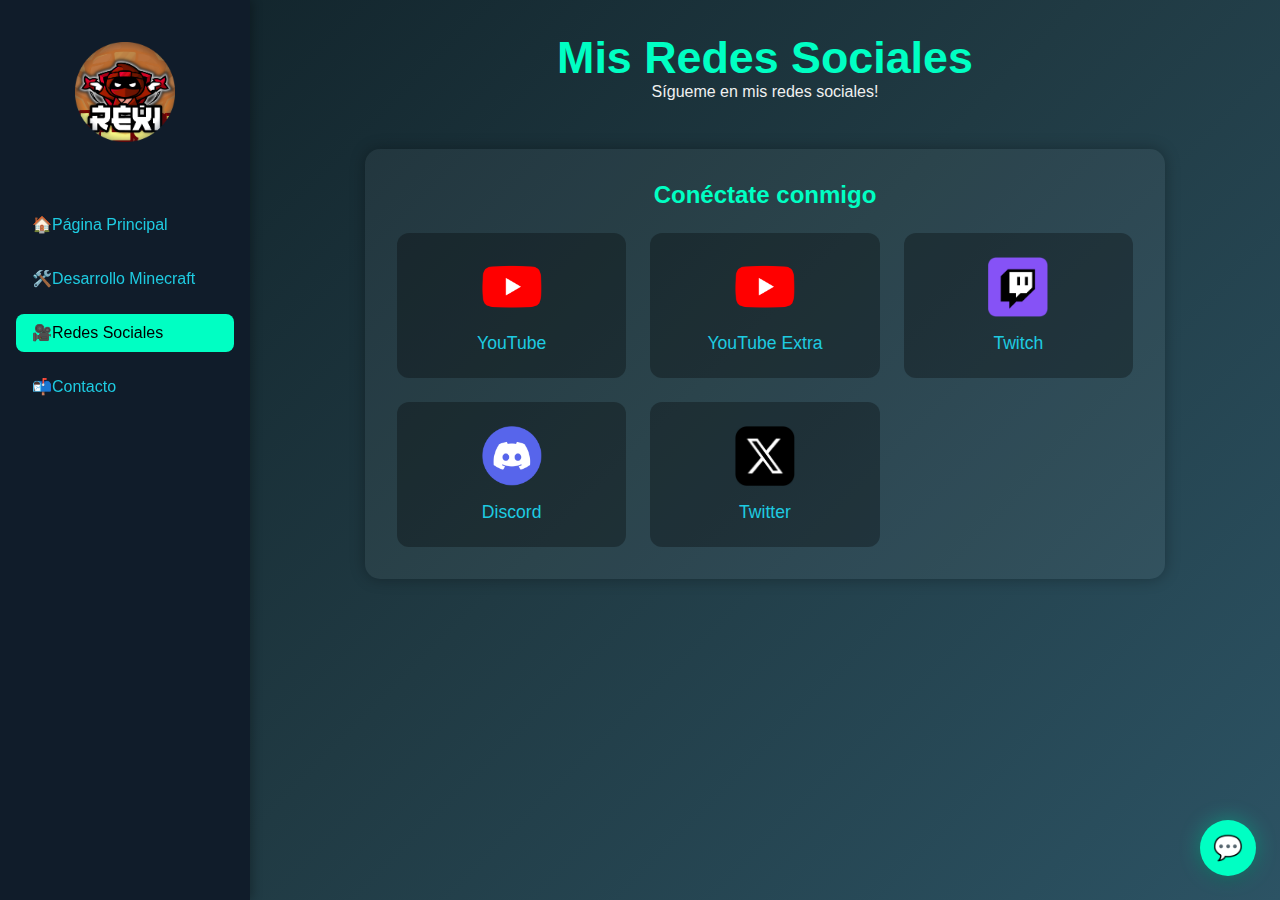
<file: docs/redes.html>
<!DOCTYPE html>
<html lang="es">
<head>
    <meta charset="UTF-8" />
    <meta name="viewport" content="width=device-width, initial-scale=1.0" />
    <title>🎥Redes Sociales - Rexi</title>
    <link rel="icon" type="image/png" href="images/logo-circular.png">
    <link rel="stylesheet" href="chatbot/chatbot.css">
    <style>
        * {
            box-sizing: border-box;
            margin: 0;
            padding: 0;
        }

        body {
            display: flex;
            min-height: 100vh;
            background: linear-gradient(135deg, #0f2027, #203a43, #2c5364);
            color: #f0f0f0;
            font-family: 'Segoe UI', Tahoma, Geneva, Verdana, sans-serif;
        }

        nav {
            position: fixed;
            top: 0;
            left: 0;
            height: 100vh;
            width: 250px;
            background-color: #101c2a;
            padding: 2rem 1rem;
            display: flex;
            flex-direction: column;
            gap: 1rem;
            box-shadow: 2px 0 10px rgba(0, 0, 0, 0.3);
            overflow-y: auto;
        }

        nav h2 {
            color: #00ffc3;
            margin-bottom: 1rem;
            font-size: 1.5rem;
            text-align: center;
        }

        nav a {
            color: #1ecbe1;
            text-decoration: none;
            padding: 0.6rem 1rem;
            border-radius: 8px;
            transition: background 0.3s;
        }

        nav a:not(.logo-link):hover,
        nav a:not(.logo-link).active {
            background-color: #00ffc3;
            color: #000;
        }

        .content {
            flex-grow: 1;
            padding: 2rem;
            margin-left: 250px;
        }

        header {
            text-align: center;
            margin-bottom: 3rem;
        }

        h1 {
            font-size: 2.8rem;
            color: #00ffc3;
        }

        section {
            max-width: 800px;
            margin: 2rem auto;
            background-color: rgba(255, 255, 255, 0.05);
            padding: 2rem;
            border-radius: 15px;
            box-shadow: 0 0 15px rgba(0, 0, 0, 0.3);
        }

        h2 {
            color: #00ffc3;
            margin-bottom: 1rem;
            text-align: center;
        }

        .socials {
            display: grid;
            grid-template-columns: repeat(auto-fit, minmax(220px, 1fr));
            gap: 1.5rem;
            margin-top: 1.5rem;
        }

        .social-card {
        display: flex;
        flex-direction: column;   /* Imagen arriba, texto abajo */
        align-items: center;
        justify-content: center;
        background-color: rgba(0, 0, 0, 0.3);
        border-radius: 12px;
        padding: 1.5rem;
        text-align: center;
        transition: transform 0.3s, box-shadow 0.3s;
        text-decoration: none;   /* Quitar subrayado del enlace */
        color: #1ecbe1;
        }

        .social-card:hover {
        transform: translateY(-5px);
        box-shadow: 0 0 15px #00ffc3;
        color: #00ffc3;
        }

        .social-card img {
        width: 60px;
        margin-bottom: 1rem;
        }

        .social-card span {
        font-size: 1.1rem;
        }

        .social-card a {
        display: block;           /* Se pone debajo de la imagen */
        margin-top: 0.5rem;       /* Espacio entre icono y texto */
        color: #1ecbe1;
        font-size: 1.1rem;
        text-decoration: none;
        }

        .social-card a:hover {
            text-decoration: underline;
            color: #00ffc3;
        }

        .logo-link {
            display: inline-block;
            outline: none;
            border: none;
        }

        .logo-link:hover,
        .logo-link:focus,
        .logo-link:active {
            outline: none;
            border: none;
            box-shadow: none;
            background: none;
        }

        .logo {
            width: 100px;
            margin-bottom: 1rem;
            -webkit-mask-image: radial-gradient(circle, rgba(0,0,0,1) 60%, rgba(0,0,0,0) 100%);
            mask-image: radial-gradient(circle, rgba(0,0,0,1) 60%, rgba(0,0,0,0) 100%);
            -webkit-mask-repeat: no-repeat;
            mask-repeat: no-repeat;
            -webkit-mask-size: 100% 100%;
            mask-size: 100% 100%;
        }

        .reveal {
            opacity: 0;
            transform: translateY(40px);
            transition: all 0.6s ease;
        }

        .reveal.active {
            opacity: 1;
            transform: translateY(0);
        }
        /* Estilos responsivos para móviles */
@media (max-width: 768px) {
  body {
    flex-direction: column; /* nav arriba, content abajo */
  }

  nav {
    position: fixed;
    top: 0;
    left: 0;
    width: 100%;
    height: auto;
    flex-direction: row;
    align-items: center;
    justify-content: space-between;
    padding: 0.5rem 1rem;
    background: transparent;
    box-shadow: none;
    z-index: 1000;
  }

  nav h2 {
    margin: 0;
  }

  .logo {
    width: 50px;       /* antes 100px */
    margin-bottom: 0;  /* elimina espacio extra */
  }

  /* Botón hamburguesa visible SOLO en móvil */
  .menu-toggle {
    display: block;
    font-size: 1.8rem;
    color: #00ffc3;
    background: none;
    border: none;
    cursor: pointer;
    margin-left: auto;
  }

  /* Ocultar enlaces por defecto */
  nav a {
    display: none;
  }

  /* Menú desplegable hacia abajo */
  nav.active {
    background: #101c2a; /* fondo oscuro semitransparente */
    flex-direction: column;
    align-items: flex-start;
  }

  nav.active a {
    display: block;
    width: 100%;
    background: transparent; /* semi-transparente para que resalten */
    padding: 0.8rem 1rem;
    border-top: 1px solid rgba(255,255,255,0.1);
  }

  .content {
    margin-left: 0;
    padding-top: 100px;  /* espacio para la barra fija */
  }

  h1 {
    font-size: 2rem;
  }

  section {
    padding: 1rem;
  }

  .imagesmall, .imagebig {
    width: 100%;
    max-width: 100%;
    height: auto;
  }
}

/* En pantallas grandes ocultamos el botón hamburguesa */
@media (min-width: 769px) {
  .menu-toggle {
    display: none;
  }
}
    </style>
</head>
<script>
    function revealOnScroll() {
        const reveals = document.querySelectorAll('.reveal');
        for (const el of reveals) {
            const windowHeight = window.innerHeight;
            const elementTop = el.getBoundingClientRect().top;
            const elementBottom = el.getBoundingClientRect().bottom;
            const revealPoint = 150;

            if (elementTop < windowHeight - revealPoint && elementBottom > 0) {
                el.classList.add('active');
            } else {
                el.classList.remove('active');
            }
        }
    }

    window.addEventListener('scroll', revealOnScroll);
    window.addEventListener('load', revealOnScroll);
</script>
<body>
    <nav>
        <h2><a href="index.html" class="logo-link"><img src="images/logo-circular.png" alt="Logo" class="logo"></a></h2>
        <button class="menu-toggle" onclick="toggleMenu()">☰</button>
        <a href="index.html">🏠Página Principal</a>
        <a href="portfolio-rexi.html">🛠️Desarrollo Minecraft</a>
        <a href="redes.html" class="active">🎥Redes Sociales</a>
        <a href="contacto.html">📬Contacto</a>
    </nav>

    <div class="content">
        <header>
            <h1>Mis Redes Sociales</h1>
            <p>Sígueme en mis redes sociales!</p>
        </header>

        <section class="reveal">
            <h2>Conéctate conmigo</h2>
            <div class="socials">
            <a href="https://www.youtube.com/@Rexi666" target="_blank" class="social-card">
                <img src="images/icons/youtube.png" alt="YouTube">
                <span>YouTube</span>
            </a>

            <a href="https://www.youtube.com/@Rexi666Extra" target="_blank" class="social-card">
                <img src="images/icons/youtube.png" alt="YouTube Extra">
                <span>YouTube Extra</span>
            </a>

            <a href="https://www.twitch.tv/rexi_666" target="_blank" class="social-card">
                <img src="images/icons/twitch.png" alt="Twitch">
                <span>Twitch</span>
            </a>

            <a href="https://discord.com/invite/a3zkKtrjTr" target="_blank" class="social-card">
                <img src="images/icons/discord.png" alt="Discord">
                <span>Discord</span>
            </a>
        
            <a href="https://x.com/Rexigamer666" target="_blank" class="social-card">
                <img src="images/icons/twitter.png" alt="Twitter/X">
                <span>Twitter</span>
            </a>
            </div>
        </section>
    </div>
<!-- CONTENEDOR DEL CHATBOT -->
<div id="chatbox">
  <button id="closeChatBtn" title="Cerrar chat">×</button> <!-- La X arriba a la derecha -->
  <div id="messages"></div>
  <div id="inputArea">
    <input type="text" id="input" placeholder="Escribe tu pregunta..." />
    <button id="sendBtn">Enviar</button>
  </div>
</div>

<button id="chatToggleBtn" title="Abrir chat">💬</button>
<script src="chatbot/chatbot.js"></script>   
<script>
  function toggleMenu() {
    document.querySelector('nav').classList.toggle('active');
  }
</script>
</body>
</html>
</file>
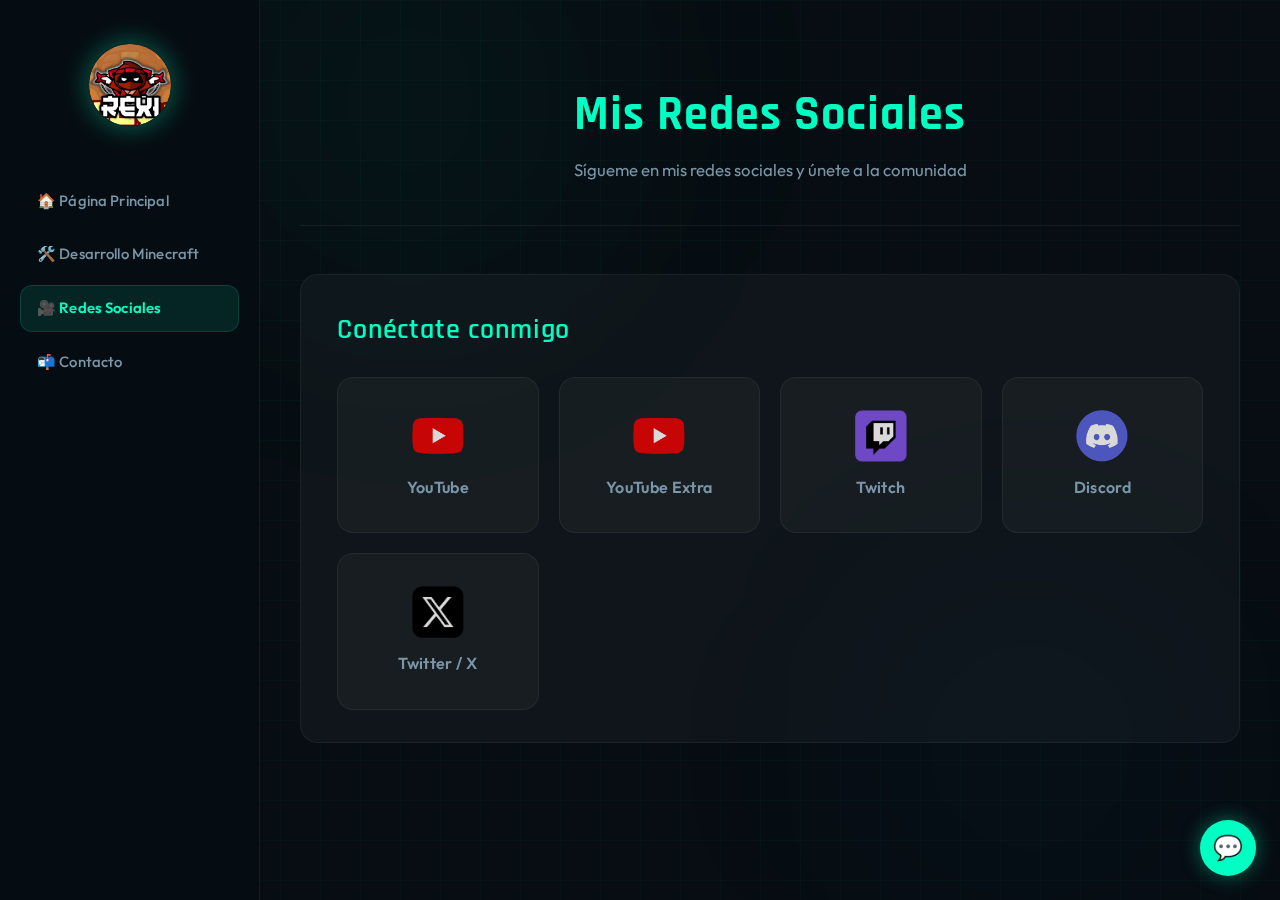
<file: docs/socials.html>
<!DOCTYPE html>
<html lang="es">

<head>
  <meta charset="UTF-8" />
  <meta name="viewport" content="width=device-width, initial-scale=1.0" />
  <title>🎥Redes Sociales - Rexi</title>
  <script src="js/analytics.js"></script>
  <link rel="icon" type="image/png" href="images/logo-circular.png">
  <link rel="preconnect" href="https://fonts.googleapis.com">
  <link rel="preconnect" href="https://fonts.gstatic.com" crossorigin>
  <link rel="stylesheet" href="chatbot/chatbot.css">
  <link rel="stylesheet" href="css/general.css">
  <link rel="stylesheet" href="css/socials.css">
</head>
<script src="js/scroll.js"></script>

<body>
  <nav>
    <h2><a href="index.html" class="logo-link"><img src="images/logo-circular.png" alt="Logo" class="logo"></a></h2>
    <button class="menu-toggle" onclick="toggleMenu()">☰</button>
    <a href="index.html">🏠 Página Principal</a>
    <a href="portfolio.html">🛠️ Desarrollo Minecraft</a>
    <a href="socials.html" class="active">🎥 Redes Sociales</a>
    <a href="contact.html">📬 Contacto</a>
  </nav>

  <div class="content">
    <header>
      <h1>Mis Redes Sociales</h1>
      <p>Sígueme en mis redes sociales y únete a la comunidad</p>
    </header>

    <section class="reveal">
      <h2>Conéctate conmigo</h2>
      <div class="socials">
        <a href="https://www.youtube.com/@Rexi666" target="_blank" class="social-card">
          <img src="images/icons/youtube.png" alt="YouTube">
          <span>YouTube</span>
        </a>

        <a href="https://www.youtube.com/@Rexi666Extra" target="_blank" class="social-card">
          <img src="images/icons/youtube.png" alt="YouTube Extra">
          <span>YouTube Extra</span>
        </a>

        <a href="https://www.twitch.tv/rexi_666" target="_blank" class="social-card">
          <img src="images/icons/twitch.png" alt="Twitch">
          <span>Twitch</span>
        </a>

        <a href="https://discord.com/invite/a3zkKtrjTr" target="_blank" class="social-card">
          <img src="images/icons/discord.png" alt="Discord">
          <span>Discord</span>
        </a>

        <a href="https://x.com/Rexigamer666" target="_blank" class="social-card">
          <img src="images/icons/twitter.png" alt="Twitter/X">
          <span>Twitter / X</span>
        </a>
      </div>
    </section>
  </div>

  <!-- CHATBOT -->
  <div id="chatbox">
    <div id="chatHeader">
      <span>💬 Asistente de Rexi</span>
      <button id="closeChatBtn" title="Cerrar chat">×</button>
    </div>
    <div id="messages"></div>
    <div id="inputArea">
      <input type="text" id="input" placeholder="Escribe tu pregunta..." />
      <button id="sendBtn">Enviar</button>
    </div>
  </div>
  <button id="chatToggleBtn" title="Abrir chat">💬</button>

  <script type="module" src="https://esm.run/@google/generative-ai"></script>
  <script type="module" src="chatbot/chatbot.js"></script>
  <script>
    function toggleMenu() {
      document.querySelector('nav').classList.toggle('active');
    }
  </script>
</body>

</html>
</file>
<file: docs/chatbot/chatbot.css>
/* ─── Chat Toggle Button ─────────────────────────────────────── */
#chatToggleBtn {
  position: fixed;
  bottom: 24px;
  right: 24px;
  width: 56px;
  height: 56px;
  border-radius: 50%;
  border: none;
  background: #00ffc3;
  color: #000;
  font-size: 1.5rem;
  cursor: pointer;
  z-index: 10000;
  display: flex;
  justify-content: center;
  align-items: center;
  box-shadow: 0 0 20px rgba(0, 255, 195, 0.4), 0 4px 16px rgba(0, 0, 0, 0.3);
  transition: background 0.3s ease, box-shadow 0.3s ease, transform 0.25s ease;
}

#chatToggleBtn:hover {
  background: #00d9a8;
  box-shadow: 0 0 32px rgba(0, 255, 195, 0.55);
  transform: scale(1.06);
}

/* ─── Chatbox container ──────────────────────────────────────── */
#chatbox {
  position: fixed;
  bottom: 90px;
  right: 24px;
  width: 320px;
  height: 440px;
  border: 1px solid rgba(0, 255, 195, 0.25);
  border-radius: 18px;
  display: none;
  flex-direction: column;
  background: rgba(10, 20, 28, 0.97);
  backdrop-filter: blur(20px);
  -webkit-backdrop-filter: blur(20px);
  color: #eef2f5;
  font-family: 'Outfit', 'Segoe UI', sans-serif;
  z-index: 9999;
  box-shadow: 0 0 40px rgba(0, 0, 0, 0.5), inset 0 0 0 1px rgba(255, 255, 255, 0.04);
  overflow: hidden;
  box-sizing: border-box;
}

/* ─── Chat header ────────────────────────────────────────────── */
#chatHeader {
  display: flex;
  align-items: center;
  justify-content: space-between;
  padding: 0.7rem 0.9rem 0.7rem 1rem;
  background: rgba(0, 255, 195, 0.07);
  border-bottom: 1px solid rgba(0, 255, 195, 0.12);
  flex-shrink: 0;
}

#chatHeader span {
  font-size: 0.85rem;
  font-weight: 600;
  letter-spacing: 0.04em;
  color: rgba(0, 255, 195, 0.85);
}

/* ─── Close button ───────────────────────────────────────────── */
#closeChatBtn {
  background: transparent;
  border: none;
  color: rgba(0, 255, 195, 0.7);
  font-size: 1.3rem;
  font-weight: 700;
  cursor: pointer;
  z-index: 10001;
  line-height: 1;
  padding: 2px 4px;
  transition: color 0.2s ease, transform 0.2s ease;
  flex-shrink: 0;
}

#closeChatBtn:hover {
  color: #00ffc3;
  transform: scale(1.15);
}

/* ─── Messages ───────────────────────────────────────────────── */
#messages {
  flex-grow: 1;
  overflow-y: auto;
  padding: 0.75rem 1rem;
  scroll-behavior: smooth;
}

#messages::-webkit-scrollbar {
  width: 4px;
}

#messages::-webkit-scrollbar-track {
  background: transparent;
}

#messages::-webkit-scrollbar-thumb {
  background: rgba(0, 255, 195, 0.2);
  border-radius: 4px;
}

.message {
  margin: 6px 0;
  font-size: 0.88rem;
  line-height: 1.55;
  max-width: 85%;
  padding: 0.55rem 0.85rem;
  border-radius: 12px;
}

.user {
  margin-left: auto;
  background: rgba(0, 255, 195, 0.12);
  border: 1px solid rgba(0, 255, 195, 0.2);
  color: #00ffc3;
  text-align: right;
  border-bottom-right-radius: 4px;
}

.bot {
  margin-right: auto;
  background: rgba(255, 255, 255, 0.04);
  border: 1px solid rgba(255, 255, 255, 0.07);
  color: #c5d8e4;
  text-align: left;
  border-bottom-left-radius: 4px;
}

/* ─── Input area ─────────────────────────────────────────────── */
#inputArea {
  display: flex;
  gap: 0.5rem;
  padding: 0.75rem 0.85rem;
  border-top: 1px solid rgba(255, 255, 255, 0.06);
  background: rgba(0, 0, 0, 0.2);
  flex-shrink: 0;
}

#input {
  flex-grow: 1;
  padding: 0.6rem 0.9rem;
  background: rgba(255, 255, 255, 0.06);
  border: 1px solid rgba(255, 255, 255, 0.1);
  border-radius: 20px;
  color: #eef2f5;
  font-family: 'Outfit', 'Segoe UI', sans-serif;
  font-size: 0.88rem;
  outline: none;
  transition: border-color 0.2s ease;
}

#input:focus {
  border-color: rgba(0, 255, 195, 0.35);
}

#input::placeholder {
  color: rgba(122, 150, 168, 0.5);
}

#sendBtn {
  background: #00ffc3;
  border: none;
  border-radius: 20px;
  padding: 0 1rem;
  cursor: pointer;
  color: #000;
  font-family: 'Outfit', 'Segoe UI', sans-serif;
  font-size: 0.85rem;
  font-weight: 700;
  transition: background 0.25s ease, transform 0.2s ease;
  flex-shrink: 0;
}

#sendBtn:hover {
  background: #00d9a8;
  transform: scale(1.04);
}
</file>
<file: docs/css/index.css>
@import url('https://fonts.googleapis.com/css2?family=Rajdhani:wght@400;500;600;700&family=Outfit:wght@300;400;500;600&display=swap');

:root {
  --accent: #00ffc3;
  --accent-dim: rgba(0, 255, 195, 0.10);
  --accent-glow: rgba(0, 255, 195, 0.35);
  --accent-hover: #00d9a8;
  --bg-deep: #070d12;
  --text-primary: #eef2f5;
  --text-secondary: #7a96a8;
}

*,
*::before,
*::after {
  box-sizing: border-box;
  margin: 0;
  padding: 0;
}

body {
  background-color: var(--bg-deep);
  background-image:
    linear-gradient(rgba(0, 255, 195, 0.03) 1px, transparent 1px),
    linear-gradient(90deg, rgba(0, 255, 195, 0.03) 1px, transparent 1px);
  background-size: 40px 40px;
  color: var(--text-primary);
  font-family: 'Outfit', sans-serif;
  height: 100vh;
  display: flex;
  flex-direction: column;
  justify-content: center;
  align-items: center;
  text-align: center;
  overflow: hidden;
  position: relative;
}

/* Animated background orbs */
body::before {
  content: '';
  position: fixed;
  width: 800px;
  height: 800px;
  top: 50%;
  left: 50%;
  transform: translate(-50%, -50%);
  background: radial-gradient(circle, rgba(0, 255, 195, 0.055) 0%, transparent 65%);
  pointer-events: none;
  animation: pulse 6s ease-in-out infinite alternate;
}

@keyframes pulse {
  from {
    transform: translate(-50%, -50%) scale(1);
    opacity: 0.7;
  }

  to {
    transform: translate(-50%, -50%) scale(1.08);
    opacity: 1;
  }
}

/* Logo */
.logo {
  width: 130px;
  height: 130px;
  object-fit: cover;
  border-radius: 50%;
  border: 2px solid rgba(0, 255, 195, 0.3);
  box-shadow: 0 0 40px rgba(0, 255, 195, 0.25), 0 0 80px rgba(0, 255, 195, 0.1);
  margin-bottom: 1.5rem;
  animation: fadeDown 0.7s ease both;
  transition: box-shadow 0.4s ease, transform 0.4s ease;
  position: relative;
  z-index: 1;
}

.logo:hover {
  box-shadow: 0 0 60px rgba(0, 255, 195, 0.45), 0 0 120px rgba(0, 255, 195, 0.15);
  transform: scale(1.04);
}

/* Heading */
h1 {
  font-family: 'Rajdhani', sans-serif;
  font-size: clamp(2.4rem, 6vw, 4rem);
  font-weight: 700;
  color: var(--accent);
  letter-spacing: 0.06em;
  text-transform: uppercase;
  margin-bottom: 0.75rem;
  animation: fadeDown 0.7s 0.1s ease both;
  position: relative;
  z-index: 1;
}

/* Tagline */
p {
  font-size: clamp(0.95rem, 2vw, 1.15rem);
  color: var(--text-secondary);
  max-width: 520px;
  line-height: 1.7;
  margin-bottom: 3rem;
  font-weight: 300;
  animation: fadeDown 0.7s 0.2s ease both;
  position: relative;
  z-index: 1;
}

/* Buttons row */
.buttons {
  display: flex;
  align-items: center;
  justify-content: center;
  gap: 1.25rem;
  flex-wrap: wrap;
  width: 100%;
  max-width: 820px;
  padding: 0 1.5rem;
  animation: fadeDown 0.7s 0.3s ease both;
  position: relative;
  z-index: 1;
}

.buttons>div {
  display: flex;
  justify-content: center;
}

.button {
  display: inline-flex;
  align-items: center;
  justify-content: center;
  gap: 0.4rem;
  background: transparent;
  color: var(--accent);
  border: 1.5px solid var(--accent);
  padding: 0.85rem 1.75rem;
  border-radius: 50px;
  font-family: 'Outfit', sans-serif;
  font-size: 0.97rem;
  font-weight: 600;
  cursor: pointer;
  text-decoration: none;
  letter-spacing: 0.02em;
  transition: all 0.3s cubic-bezier(0.4, 0, 0.2, 1);
  white-space: nowrap;
  position: relative;
  overflow: hidden;
}

.button::before {
  content: '';
  position: absolute;
  inset: 0;
  background: var(--accent);
  opacity: 0;
  transition: opacity 0.3s ease;
  border-radius: 50px;
}

.button:hover::before {
  opacity: 1;
}

.button:hover {
  color: #000;
  box-shadow: 0 0 24px var(--accent-glow);
  transform: translateY(-2px);
}

.button span,
.button {
  position: relative;
  z-index: 1;
}

/* Center button — slightly more prominent */
.buttons>div:nth-child(2) .button {
  background: var(--accent);
  color: #000;
  font-weight: 700;
  box-shadow: 0 0 20px rgba(0, 255, 195, 0.3);
  padding: 1rem 2.1rem;
  font-size: 1rem;
}

.buttons>div:nth-child(2) .button::before {
  background: #fff;
}

.buttons>div:nth-child(2) .button:hover {
  box-shadow: 0 0 36px rgba(0, 255, 195, 0.5);
  color: #000;
}

/* Animations */
@keyframes fadeDown {
  from {
    opacity: 0;
    transform: translateY(-18px);
  }

  to {
    opacity: 1;
    transform: translateY(0);
  }
}

/* Responsive */
@media (max-width: 640px) {
  body {
    height: auto;
    min-height: 100vh;
    padding: 3rem 1.25rem;
  }

  .buttons {
    grid-template-columns: 1fr;
    max-width: 380px;
    gap: 0.85rem;
  }

  .buttons>div {
    justify-content: center !important;
  }

  .button {
    width: 100%;
    max-width: 320px;
  }

  .buttons>div:nth-child(2) .button {
    padding: 0.9rem 1.75rem;
  }
}
</file>
<file: docs/css/general.css>
@import url('https://fonts.googleapis.com/css2?family=Rajdhani:wght@400;500;600;700&family=Outfit:wght@300;400;500;600&display=swap');

/* ─── Design Tokens ─────────────────────────────────────────── */
:root {
  --accent:        #00ffc3;
  --accent-dim:    rgba(0, 255, 195, 0.10);
  --accent-glow:   rgba(0, 255, 195, 0.35);
  --accent-hover:  #00d9a8;
  --bg-deep:       #070d12;
  --bg-dark:       #0b1520;
  --bg-card:       rgba(255, 255, 255, 0.035);
  --border:        rgba(0, 255, 195, 0.14);
  --border-soft:   rgba(255, 255, 255, 0.06);
  --text-primary:  #eef2f5;
  --text-secondary:#7a96a8;
  --nav-width:     260px;
  --radius-lg:     18px;
  --radius-md:     12px;
  --transition:    0.3s cubic-bezier(0.4, 0, 0.2, 1);
}

/* ─── Reset ─────────────────────────────────────────────────── */
*, *::before, *::after {
  box-sizing: border-box;
  margin: 0;
  padding: 0;
}

/* ─── Body & Background ──────────────────────────────────────── */
body {
  display: flex;
  min-height: 100vh;
  background-color: var(--bg-deep);
  color: var(--text-primary);
  font-family: 'Outfit', sans-serif;
  font-weight: 400;
  line-height: 1.65;
  position: relative;
  overflow-x: hidden;
}

/* Animated background orbs */
body::before,
body::after {
  content: '';
  position: fixed;
  border-radius: 50%;
  filter: blur(120px);
  pointer-events: none;
  z-index: 0;
}

body::before {
  width: 600px;
  height: 600px;
  top: -200px;
  left: calc(var(--nav-width) - 150px);
  background: radial-gradient(circle, rgba(0,255,195,0.06) 0%, transparent 70%);
  animation: orb1 18s ease-in-out infinite alternate;
}

body::after {
  width: 500px;
  height: 500px;
  bottom: -100px;
  right: 0;
  background: radial-gradient(circle, rgba(0,120,255,0.05) 0%, transparent 70%);
  animation: orb2 22s ease-in-out infinite alternate;
}

@keyframes orb1 {
  from { transform: translate(0, 0); }
  to   { transform: translate(60px, 80px); }
}

@keyframes orb2 {
  from { transform: translate(0, 0); }
  to   { transform: translate(-60px, -50px); }
}

/* Subtle grid texture */
body {
  background-image:
    linear-gradient(rgba(0,255,195,0.025) 1px, transparent 1px),
    linear-gradient(90deg, rgba(0,255,195,0.025) 1px, transparent 1px);
  background-size: 40px 40px;
  background-color: var(--bg-deep);
}

/* ─── Typography ─────────────────────────────────────────────── */
h1 {
  font-family: 'Rajdhani', sans-serif;
  font-size: clamp(2rem, 4vw, 3rem);
  font-weight: 700;
  color: var(--accent);
  letter-spacing: 0.02em;
  line-height: 1.15;
}

h2 {
  font-family: 'Rajdhani', sans-serif;
  font-size: clamp(1.3rem, 2.5vw, 1.75rem);
  font-weight: 600;
  color: var(--accent);
  letter-spacing: 0.03em;
  margin-bottom: 0.75rem;
}

h3 {
  font-family: 'Rajdhani', sans-serif;
  font-size: 1.15rem;
  font-weight: 600;
  color: var(--text-primary);
  margin: 1.25rem 0 0.5rem;
  letter-spacing: 0.04em;
  text-transform: uppercase;
}

p {
  font-size: 1rem;
  color: var(--text-secondary);
  max-width: 760px;
  line-height: 1.75;
}

a {
  color: var(--accent);
  text-decoration: none;
  transition: color var(--transition);
}

a:hover {
  color: #fff;
  text-decoration: none;
}

ul {
  padding-left: 1.2rem;
}

li {
  margin-bottom: 0.9rem;
  color: var(--text-secondary);
  font-size: 0.97rem;
}

li strong {
  color: var(--text-primary);
  font-weight: 600;
}

/* ─── Layout ─────────────────────────────────────────────────── */
.content {
  flex-grow: 1;
  margin-left: var(--nav-width);
  padding: 3rem 2.5rem;
  position: relative;
  z-index: 1;
}

header {
  text-align: center;
  margin-bottom: 3rem;
  padding: 2.5rem 1.5rem;
  border-bottom: 1px solid var(--border-soft);
}

header p {
  margin: 0.75rem auto 0;
  font-size: 1.05rem;
  color: var(--text-secondary);
}

/* ─── Cards / Sections ───────────────────────────────────────── */
section {
  max-width: 960px;
  margin: 1.75rem auto;
  background: var(--bg-card);
  border: 1px solid var(--border-soft);
  border-radius: var(--radius-lg);
  padding: 2rem 2.25rem;
  backdrop-filter: blur(12px);
  -webkit-backdrop-filter: blur(12px);
  position: relative;
  transition: border-color var(--transition), box-shadow var(--transition);
}

section:hover {
  border-color: var(--border);
  box-shadow: 0 0 30px rgba(0, 255, 195, 0.04), 0 8px 32px rgba(0,0,0,0.3);
}

/* Accent top-border on sections */
section::before {
  content: '';
  position: absolute;
  top: 0;
  left: 2rem;
  right: 2rem;
  height: 1px;
  background: linear-gradient(90deg, transparent, var(--accent-glow), transparent);
  opacity: 0;
  transition: opacity var(--transition);
}

section:hover::before {
  opacity: 1;
}

/* ─── Navigation ─────────────────────────────────────────────── */
nav {
  position: fixed;
  top: 0;
  left: 0;
  height: 100vh;
  width: var(--nav-width);
  background: rgba(7, 13, 18, 0.92);
  backdrop-filter: blur(20px);
  -webkit-backdrop-filter: blur(20px);
  border-right: 1px solid var(--border-soft);
  padding: 2rem 1.25rem;
  display: flex;
  flex-direction: column;
  gap: 0.4rem;
  overflow-y: auto;
  z-index: 500;
}

nav h2 {
  text-align: center;
  margin-bottom: 1.5rem;
  font-size: 1rem;
}

nav a {
  display: flex;
  align-items: center;
  gap: 0.6rem;
  color: var(--text-secondary);
  text-decoration: none;
  padding: 0.65rem 1rem;
  border-radius: var(--radius-md);
  font-size: 0.93rem;
  font-family: 'Outfit', sans-serif;
  font-weight: 500;
  letter-spacing: 0.01em;
  border: 1px solid transparent;
  transition: all var(--transition);
}

nav a:not(.logo-link):hover {
  color: var(--text-primary);
  background: var(--accent-dim);
  border-color: var(--border);
}

nav a:not(.logo-link).active {
  color: var(--accent);
  background: var(--accent-dim);
  border-color: var(--border);
  font-weight: 600;
}

.logo-link {
  display: flex;
  justify-content: center;
  outline: none;
  border: none !important;
  background: none !important;
  box-shadow: none !important;
}

.logo-link:hover {
  background: none !important;
  border: none !important;
}

.logo {
  width: 86px;
  height: 86px;
  object-fit: cover;
  border-radius: 50%;
  border: 2px solid var(--border);
  box-shadow: 0 0 24px var(--accent-glow);
  margin-bottom: 0.5rem;
  transition: box-shadow var(--transition);
}

.logo:hover {
  box-shadow: 0 0 40px var(--accent-glow);
}

/* Nav separator */
nav::after {
  display: none;
}

/* ─── Reveal Animations ──────────────────────────────────────── */
.reveal {
  opacity: 0;
  transform: translateY(32px);
  transition: opacity 0.65s ease, transform 0.65s ease;
}

.reveal.active {
  opacity: 1;
  transform: translateY(0);
}

/* ─── Hamburger menu ─────────────────────────────────────────── */
.menu-toggle {
  display: none;
  font-size: 1.6rem;
  color: var(--accent);
  background: none;
  border: none;
  cursor: pointer;
  padding: 0.25rem;
  line-height: 1;
}

/* ─── Responsive ─────────────────────────────────────────────── */
@media (min-width: 769px) {
  .menu-toggle { display: none; }
}

@media (max-width: 768px) {
  :root { --nav-width: 0px; }

  body {
    flex-direction: column;
    background-size: 28px 28px;
  }

  nav {
    position: fixed;
    top: 0;
    left: 0;
    width: 100%;
    height: auto;
    min-height: 60px;
    flex-direction: row;
    align-items: center;
    justify-content: space-between;
    padding: 0.75rem 1.25rem;
    gap: 0;
    border-right: none;
    border-bottom: 1px solid var(--border-soft);
    overflow: hidden;
    backdrop-filter: blur(24px);
    -webkit-backdrop-filter: blur(24px);
    flex-wrap: wrap;
  }

  nav h2 {
    margin: 0;
  }

  .logo {
    width: 38px;
    height: 38px;
    margin: 0;
    box-shadow: none;
  }

  .menu-toggle {
    display: block;
    margin-left: auto;
  }

  nav a {
    display: none;
  }

  nav.active {
    background: rgba(7, 13, 18, 0.98);
  }

  nav.active a {
    display: flex;
    width: 100%;
    border-top: 1px solid var(--border-soft);
    border-radius: 0;
    padding: 0.85rem 1rem;
    font-size: 1rem;
  }

  .content {
    margin-left: 0;
    padding: 5rem 1.25rem 2rem;
  }

  section {
    padding: 1.5rem;
    border-radius: var(--radius-md);
  }

  h1 { font-size: 1.8rem; }
  h2 { font-size: 1.3rem; }

  .imagesmall,
  .imagebig {
    width: 100%;
    max-width: 100%;
    height: auto;
  }
}
</file>
<file: docs/css/contact.css>
/* ─── Form Elements ──────────────────────────────────────────── */
#contactForm label {
  display: block;
  font-family: 'Outfit', sans-serif;
  font-size: 0.85rem;
  font-weight: 600;
  letter-spacing: 0.07em;
  text-transform: uppercase;
  color: var(--text-secondary, #7a96a8);
  margin-bottom: 0.4rem;
  margin-top: 1.25rem;
}

#contactForm label:first-child {
  margin-top: 0;
}

#contactForm input[type="text"],
#contactForm textarea {
  width: 100%;
  padding: 0.8rem 1rem;
  background: rgba(255,255,255,0.04);
  border: 1px solid rgba(255,255,255,0.09);
  border-radius: 10px;
  color: #eef2f5;
  font-family: 'Outfit', sans-serif;
  font-size: 0.97rem;
  outline: none;
  transition: border-color 0.25s ease, box-shadow 0.25s ease;
  resize: vertical;
}

#contactForm input[type="text"]:focus,
#contactForm textarea:focus {
  border-color: rgba(0,255,195,0.45);
  box-shadow: 0 0 0 3px rgba(0,255,195,0.07);
}

#contactForm input::placeholder,
#contactForm textarea::placeholder {
  color: rgba(122,150,168,0.5);
}

/* Status message */
#statusMsg {
  margin-top: 1rem;
  font-size: 0.95rem;
  font-weight: 500;
  min-height: 1.5rem;
  color: #00ffc3;
}

/* ─── Buttons ────────────────────────────────────────────────── */
.button,
button[type="submit"] {
  display: inline-flex;
  align-items: center;
  justify-content: center;
  gap: 0.4rem;
  background: #00ffc3;
  color: #000;
  padding: 0.8rem 2rem;
  border: none;
  border-radius: 50px;
  font-family: 'Outfit', sans-serif;
  font-size: 0.97rem;
  font-weight: 700;
  cursor: pointer;
  text-decoration: none;
  letter-spacing: 0.02em;
  transition: background 0.3s ease, box-shadow 0.3s ease, transform 0.25s ease;
  margin-top: 1.25rem;
}

.button:hover,
button[type="submit"]:hover {
  background: #00d9a8;
  box-shadow: 0 0 24px rgba(0,255,195,0.35);
  transform: translateY(-2px);
  color: #000;
}

/* Discord button */
.button2 {
  display: inline-flex;
  align-items: center;
  gap: 0.65rem;
  background: #5865f2;
  color: #fff;
  padding: 0.8rem 1.75rem;
  border-radius: 50px;
  font-family: 'Outfit', sans-serif;
  font-size: 0.97rem;
  font-weight: 600;
  text-decoration: none;
  cursor: pointer;
  border: none;
  transition: background 0.3s ease, box-shadow 0.3s ease, transform 0.25s ease;
  min-height: 52px;
}

.button2:hover {
  background: #4752c4;
  box-shadow: 0 0 22px rgba(88,101,242,0.45);
  transform: translateY(-2px);
  color: #fff;
}

/* Redes button */
.button3 {
  display: inline-flex;
  align-items: center;
  gap: 0.4rem;
  background: rgba(138, 43, 226, 0.15);
  color: #b06dff;
  border: 1.5px solid rgba(138,43,226,0.4);
  padding: 0.75rem 1.75rem;
  border-radius: 50px;
  font-family: 'Outfit', sans-serif;
  font-size: 0.97rem;
  font-weight: 600;
  text-decoration: none;
  cursor: pointer;
  transition: all 0.3s ease;
  min-height: 48px;
}

.button3:hover {
  background: rgba(138,43,226,0.28);
  border-color: rgba(180,100,255,0.6);
  color: #c890ff;
  box-shadow: 0 0 20px rgba(138,43,226,0.25);
  transform: translateY(-2px);
}

/* Spacers */
.spacersmall { height: 0.85rem; }
.spacerbig   { height: 1.75rem; }

/* ─── Other contact list ─────────────────────────────────────── */
section ul li {
  font-size: 0.97rem;
}

section ul li a {
  color: #00ffc3;
}

section ul li a:hover {
  color: #fff;
}

section h3 {
  margin-top: 0;
}
</file>
<file: docs/css/portfolio.css>
.imagesmall {
  width: 300px;
  max-width: 100%;
  margin: 0.75rem 0 1rem;
  border-radius: 10px;
  border: 1px solid rgba(0,255,195,0.12);
  box-shadow: 0 4px 24px rgba(0,0,0,0.4);
  transition: box-shadow 0.3s ease;
}

.imagebig {
  width: 460px;
  max-width: 100%;
  margin: 0.75rem 0 1rem;
  border-radius: 10px;
  border: 1px solid rgba(0,255,195,0.12);
  box-shadow: 0 4px 24px rgba(0,0,0,0.4);
  transition: box-shadow 0.3s ease;
}

.imagesmall:hover,
.imagebig:hover {
  box-shadow: 0 6px 32px rgba(0,255,195,0.15);
}

.spacersmall {
  height: 0.85rem;
}

/* Badge-style legend stars */
.star-red {
  display: inline-flex;
  align-items: center;
  justify-content: center;
  width: 1.2rem;
  height: 1.2rem;
  background: rgba(255, 60, 60, 0.15);
  border: 1px solid rgba(255,60,60,0.35);
  border-radius: 4px;
  color: #ff5252;
  font-size: 0.75rem;
  font-weight: 700;
  font-family: 'Rajdhani', sans-serif;
  vertical-align: middle;
}

.star-green {
  display: inline-flex;
  align-items: center;
  justify-content: center;
  width: 1.2rem;
  height: 1.2rem;
  background: rgba(0, 255, 100, 0.1);
  border: 1px solid rgba(0,255,100,0.3);
  border-radius: 4px;
  color: #39ff80;
  font-size: 0.75rem;
  font-weight: 700;
  font-family: 'Rajdhani', sans-serif;
  vertical-align: middle;
}

/* Plugin tags in list */
section li a {
  color: #00ffc3;
  font-weight: 500;
  transition: color 0.2s ease;
}

section li a:hover {
  color: #fff;
}
</file>
<file: docs/css/socials.css>
.socials {
  display: grid;
  grid-template-columns: repeat(auto-fill, minmax(200px, 1fr));
  gap: 1.25rem;
  margin-top: 1.5rem;
}

.social-card {
  display: flex;
  flex-direction: column;
  align-items: center;
  justify-content: center;
  gap: 0.75rem;
  background: rgba(255, 255, 255, 0.035);
  border: 1px solid rgba(255,255,255,0.06);
  border-radius: 16px;
  padding: 2rem 1.25rem;
  text-align: center;
  text-decoration: none;
  color: var(--text-secondary, #7a96a8);
  transition: transform 0.3s cubic-bezier(0.4,0,0.2,1),
              box-shadow 0.3s ease,
              border-color 0.3s ease,
              color 0.3s ease;
  position: relative;
  overflow: hidden;
}

/* Shimmer on hover */
.social-card::before {
  content: '';
  position: absolute;
  inset: 0;
  background: radial-gradient(circle at 50% 0%, rgba(0,255,195,0.07) 0%, transparent 65%);
  opacity: 0;
  transition: opacity 0.35s ease;
  border-radius: inherit;
}

.social-card:hover::before {
  opacity: 1;
}

.social-card:hover {
  transform: translateY(-6px);
  box-shadow: 0 0 28px rgba(0, 255, 195, 0.18), 0 8px 32px rgba(0,0,0,0.35);
  border-color: rgba(0,255,195,0.25);
  color: #00ffc3;
  text-decoration: none;
}

.social-card img {
  width: 52px;
  height: 52px;
  object-fit: contain;
  filter: brightness(0.85) saturate(0.9);
  transition: filter 0.3s ease, transform 0.3s ease;
}

.social-card:hover img {
  filter: brightness(1.1) saturate(1.1);
  transform: scale(1.08);
}

.social-card span {
  font-family: 'Outfit', sans-serif;
  font-size: 1rem;
  font-weight: 600;
  letter-spacing: 0.02em;
  position: relative;
}
</file>
